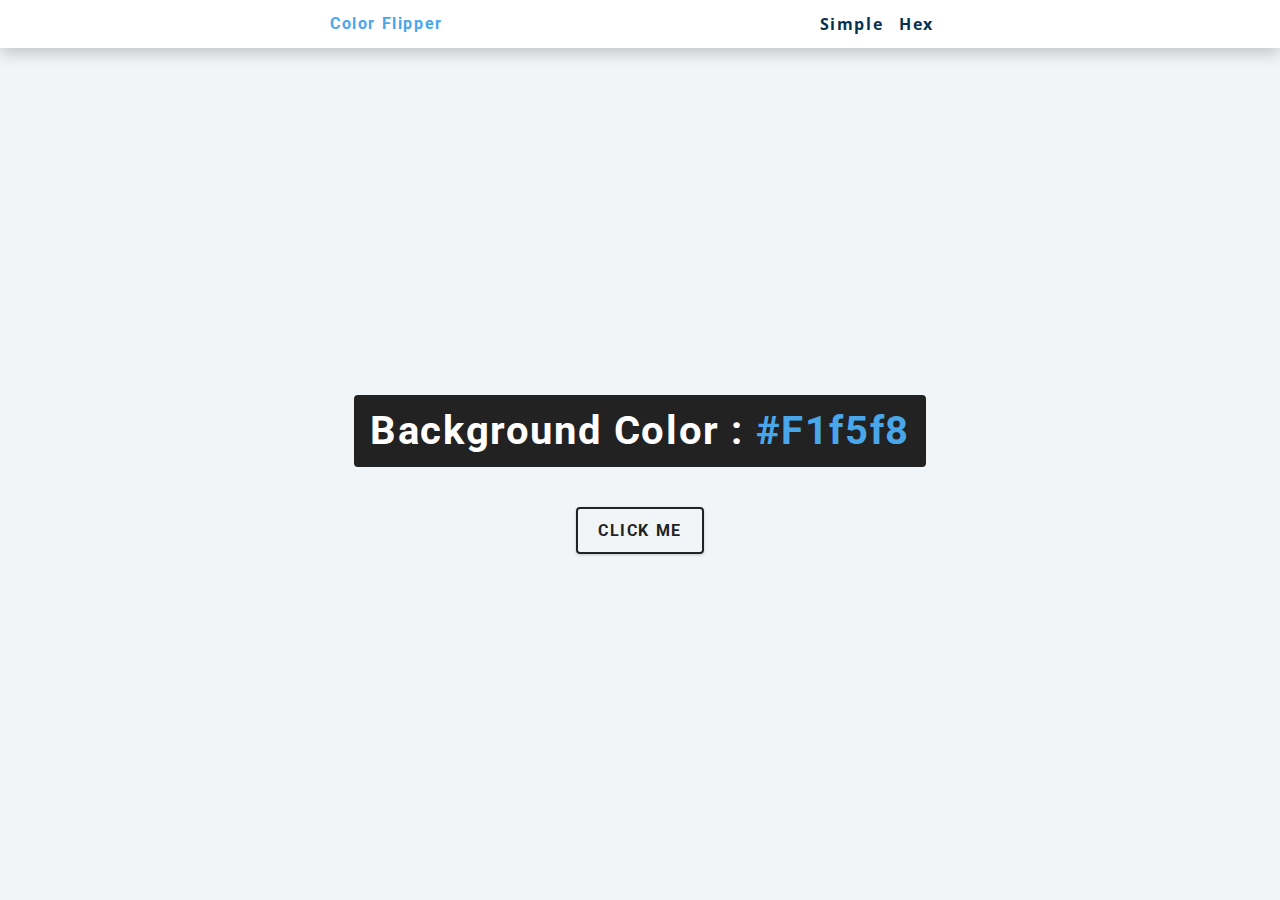
<file: color flipper/index.html>
<!DOCTYPE html>
<html lang="en">
  <head>
    <meta charset="UTF-8" />
    <meta name="viewport" content="width=device-width, initial-scale=1.0" />
    <title>Color Flipper || Simple</title>

    <!-- styles -->
    <link rel="stylesheet" href="styles.css" />
  </head>
  <body>
    <nav>
      <div class="nav-center">
        <h4>color flipper</h4>
        <ul class="nav-links">
          <li>
            <a href="index.html">simple</a>
          </li>
          <li>
            <a href="hex.html">hex</a>
          </li>
        </ul>
      </div>
    </nav>
    <main>
      <div class="container">
        <h2>background color : <span class="color">#f1f5f8</span></h2>
        <button class="btn btn-hero" id="btn">click me</button>
      </div>
    </main>
    <!-- javascript -->
    <script src="app.js"></script>
  </body>
</html>
</file>
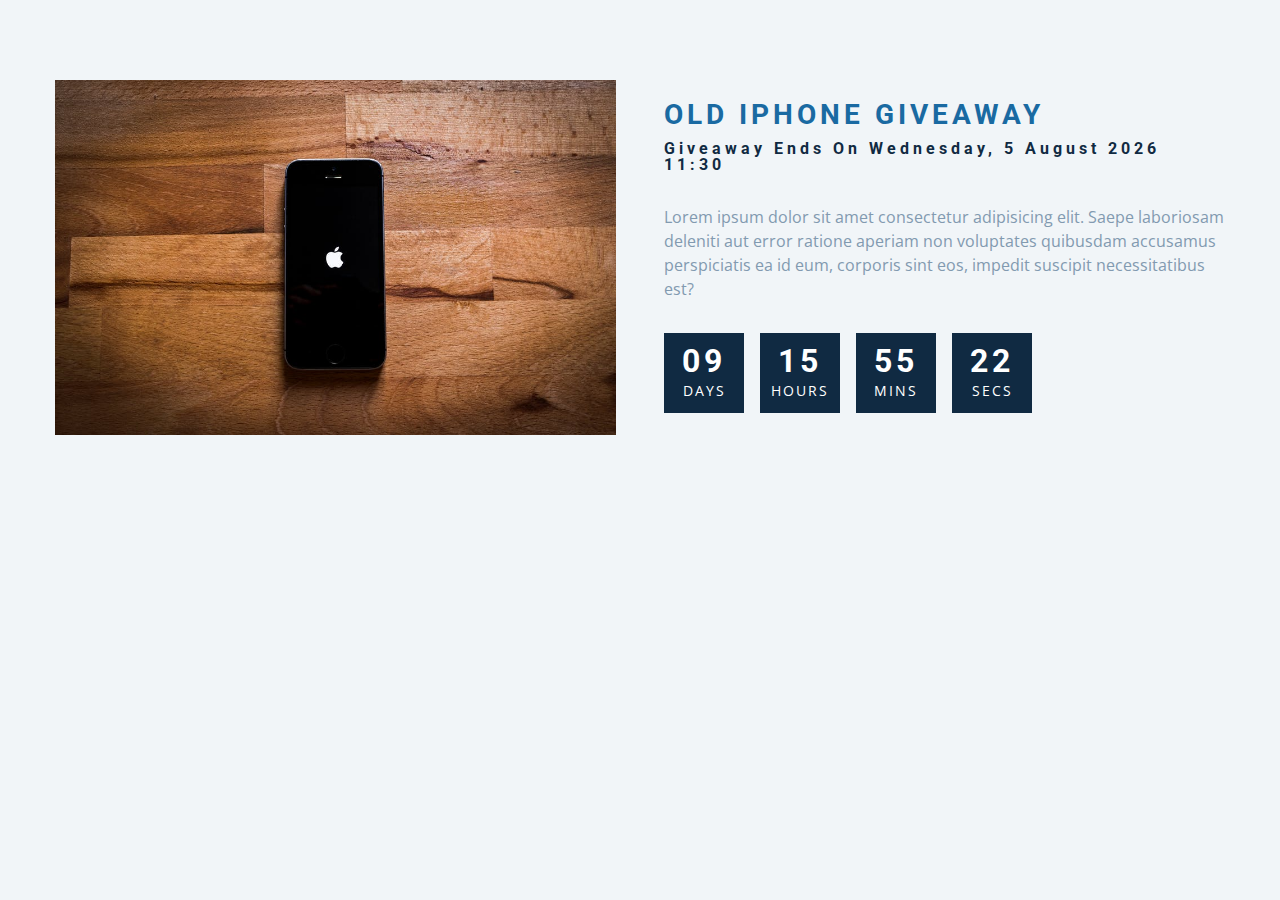
<file: countdown timer/index.html>
<!DOCTYPE html>
<html lang="en">
  <head>
    <meta charset="UTF-8" />
    <meta name="viewport" content="width=device-width, initial-scale=1.0" />
    <title>Countdown</title>

    <!-- styles -->
    <link rel="stylesheet" href="styles.css" />
  </head>
  <body>
    <section class="section-center">
      <!--my img-->
      <article class="gift-img">
        <img src="./gift.jpeg" alt="gift picture">
      </article>
      <!--info comment-->
      <article class="gift-info">
        <h3>old iphone giveaway</h3>
        <h4 class="giveaway">giveaway ends on sunday, 24 april 2022, 8:00pm</h4>
        <p>Lorem ipsum dolor sit amet consectetur adipisicing elit. Saepe laboriosam
           deleniti aut error ratione aperiam non voluptates quibusdam accusamus 
           perspiciatis ea id eum, corporis sint eos, impedit suscipit necessitatibus est?</p>
           <div class="deadline">
            <!--days-->
            <div class="deadline-format">
              <div>
                <h4 class="days">34</h4>
                <span>days</span>
              </div>
            </div>
            <!--end of item-->
            <!--hours-->
            <div class="deadline-format">
              <div>
                <h4 class="hours">34</h4>
                <span>hours</span>
              </div>
            </div>
            <!--end of item-->
            <!--mins-->
            <div class="deadline-format">
              <div>
                <h4 class="mins">34</h4>
                <span>mins</span>
              </div>
            </div>
            <!--end of item-->
            <!--secs-->
            <div class="deadline-format">
              <div>
                <h4 class="secs">34</h4>
                <span>secs</span>
              </div>
            </div>
            <!--end of item-->
          </div>
        </article>
      </section>



    <!-- javascript -->
    <script src="app.js"></script>
  </body>
</html>
</file>
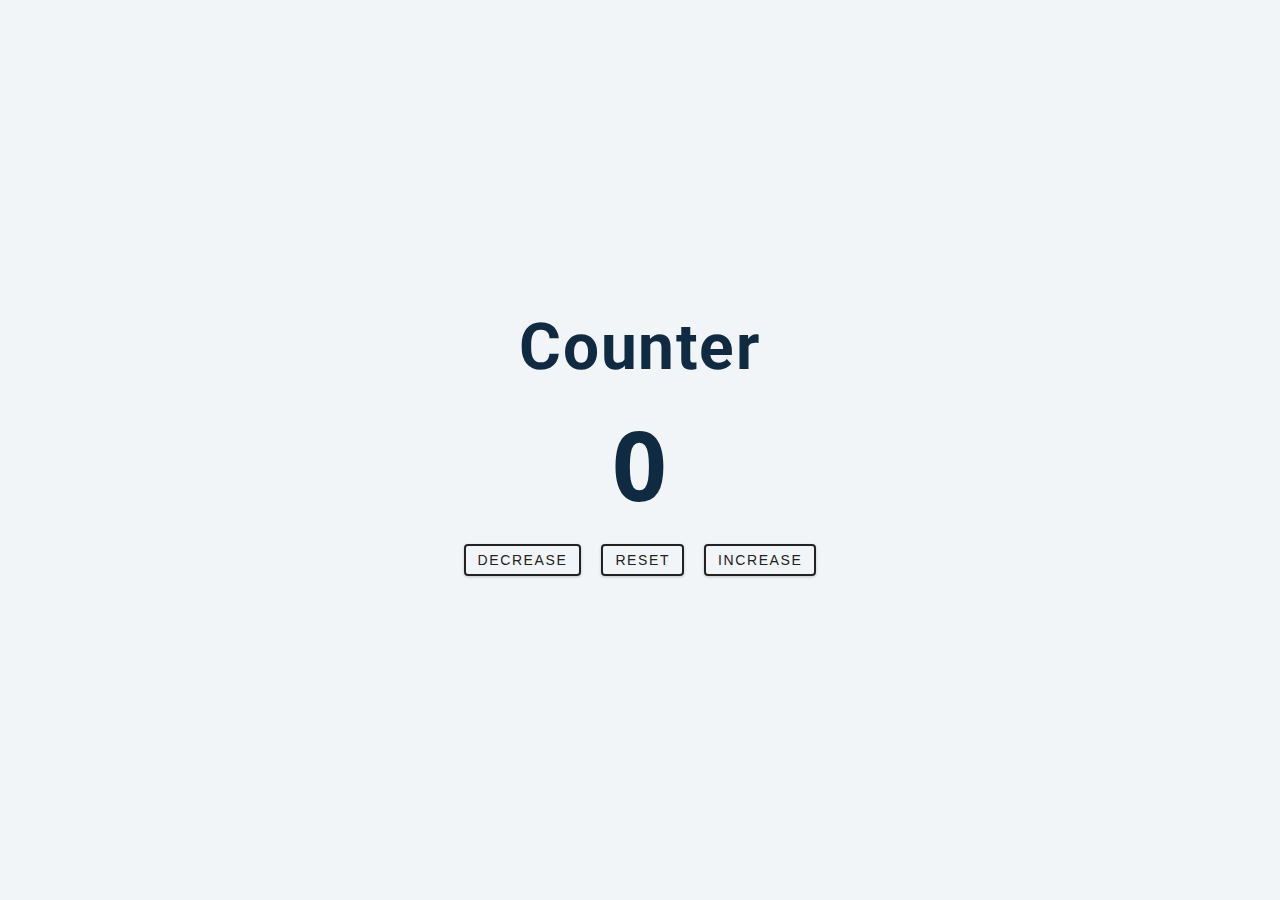
<file: counter/index.html>
<!DOCTYPE html>
<html lang="en">
  <head>
    <meta charset="UTF-8" />
    <meta name="viewport" content="width=device-width, initial-scale=1.0" />
    <title>Counter</title>

    <!-- styles -->
    <link rel="stylesheet" href="styles.css" />
  </head>
  <body>
    <main>
      <div class="container">
        <h1>counter</h1>
        <span id="value">0</span>
        <div class="button-container">
          <button class="btn decrease">decrease</button>
          <button class="btn reset">reset</button>
          <button class="btn increase">increase</button>
        </div>
      </div>
    </main>
    <!-- javascript -->
    <script src="app.js"></script>
  </body>
</html>
</file>
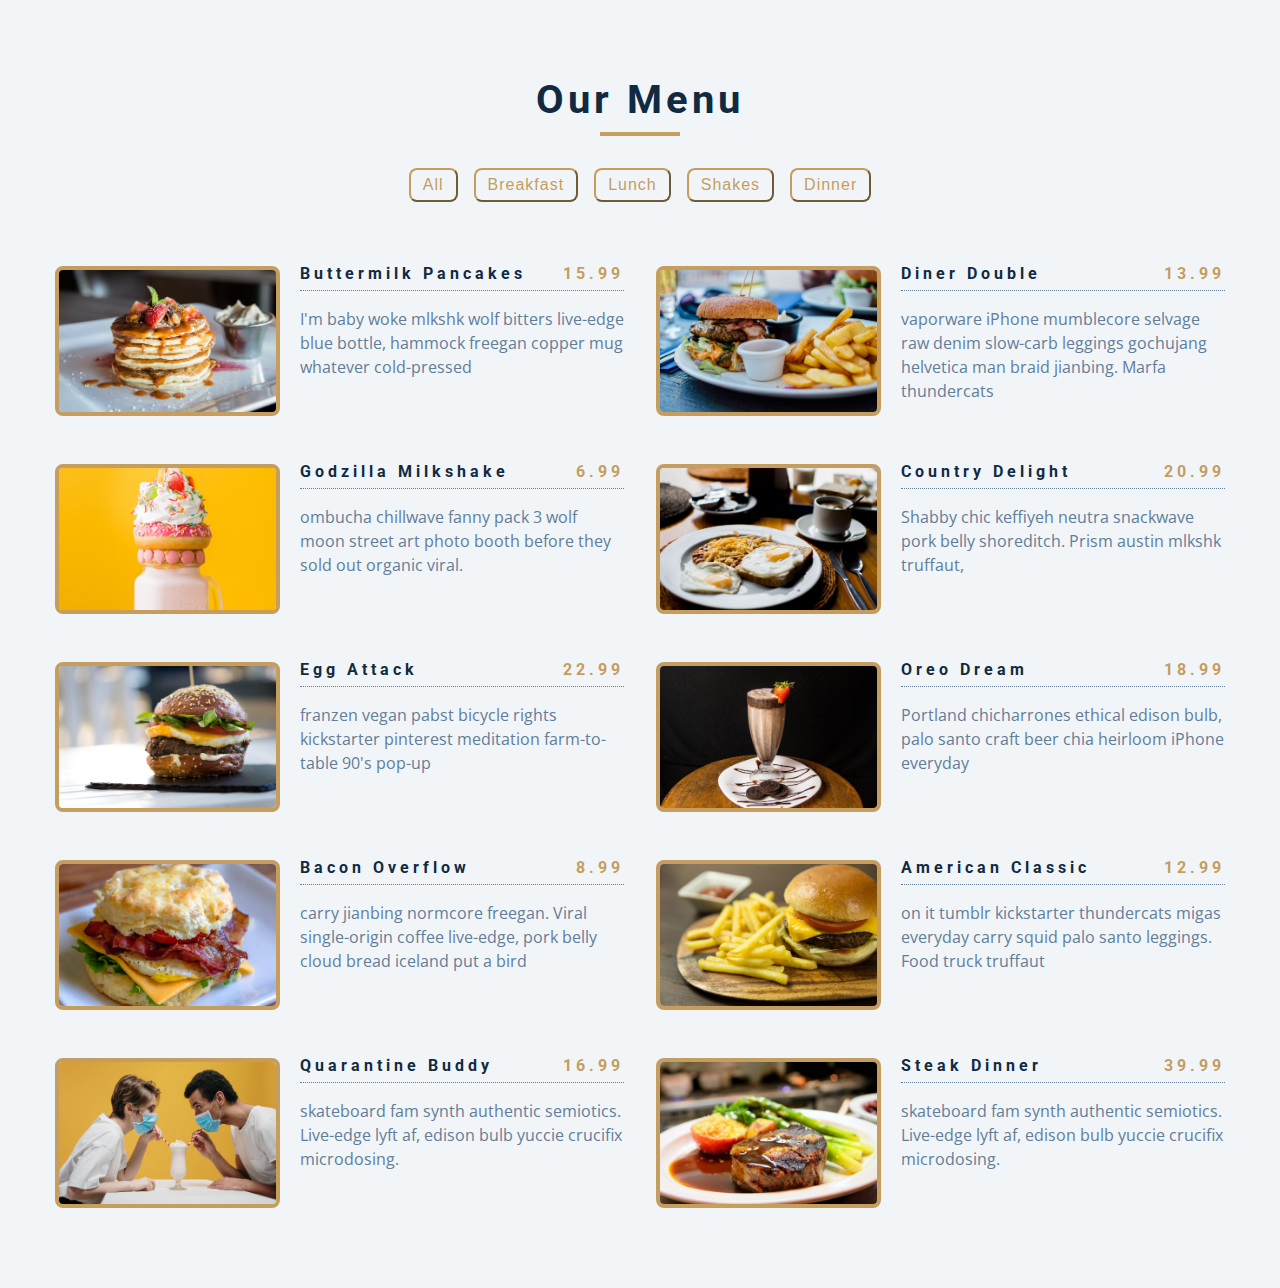
<file: menu/index.html>
<!DOCTYPE html>
<html lang="en">
  <head>
    <meta charset="UTF-8" />
    <meta name="viewport" content="width=device-width, initial-scale=1.0" />
    <title>Starter</title>
    <!-- font-awesome -->
    <link
      rel="stylesheet"
      href="https://cdnjs.cloudflare.com/ajax/libs/font-awesome/5.14.0/css/all.min.css"
    />
    <!-- styles -->
    <link rel="stylesheet" href="styles.css" />
  </head>
  <body>
   <section class="menu">
    <!--title-->
    <div class="title">
      <h2>our menu</h2>
      <div class="underline"></div>
    </div>
    <!--filter buttons-->
    <div class="btn-container">
     <!-- <button class="filter-btn" type="button" data-id="all">all</button>
      <button class="filter-btn" type="button" data-id="breakfast">breakfast</button>
      <button class="filter-btn" type="button" data-id="lunch">lunch</button>
      <button class="filter-btn" type="button" data-id="shakes">shakes</button>-->
    </div>
    <!--menu items-->
    <div class="section-center">
       <!--single item-->
       <!-- <article class="menu-item">
        <img src="./menu-item.jpeg" class="photo" alt="menu item">
        <div class="item-info">
          <header>
            <h4>buttermilk pancakes</h4>
          <h4 class="price">$15</h4>
          </header>
          <p class="item-text">Lorem ipsum dolor sit amet consectetur adipisicing elit. 
            Suscipit nulla expedita ex quam sint magnam itaque mollitia beatae voluptate. Eaque.</p>
        </div>
       </article>-->
       <!--end single item-->
    </div>

   </section>
    <!-- javascript -->
    <script src="app.js"></script>
  </body>
</html>
</file>
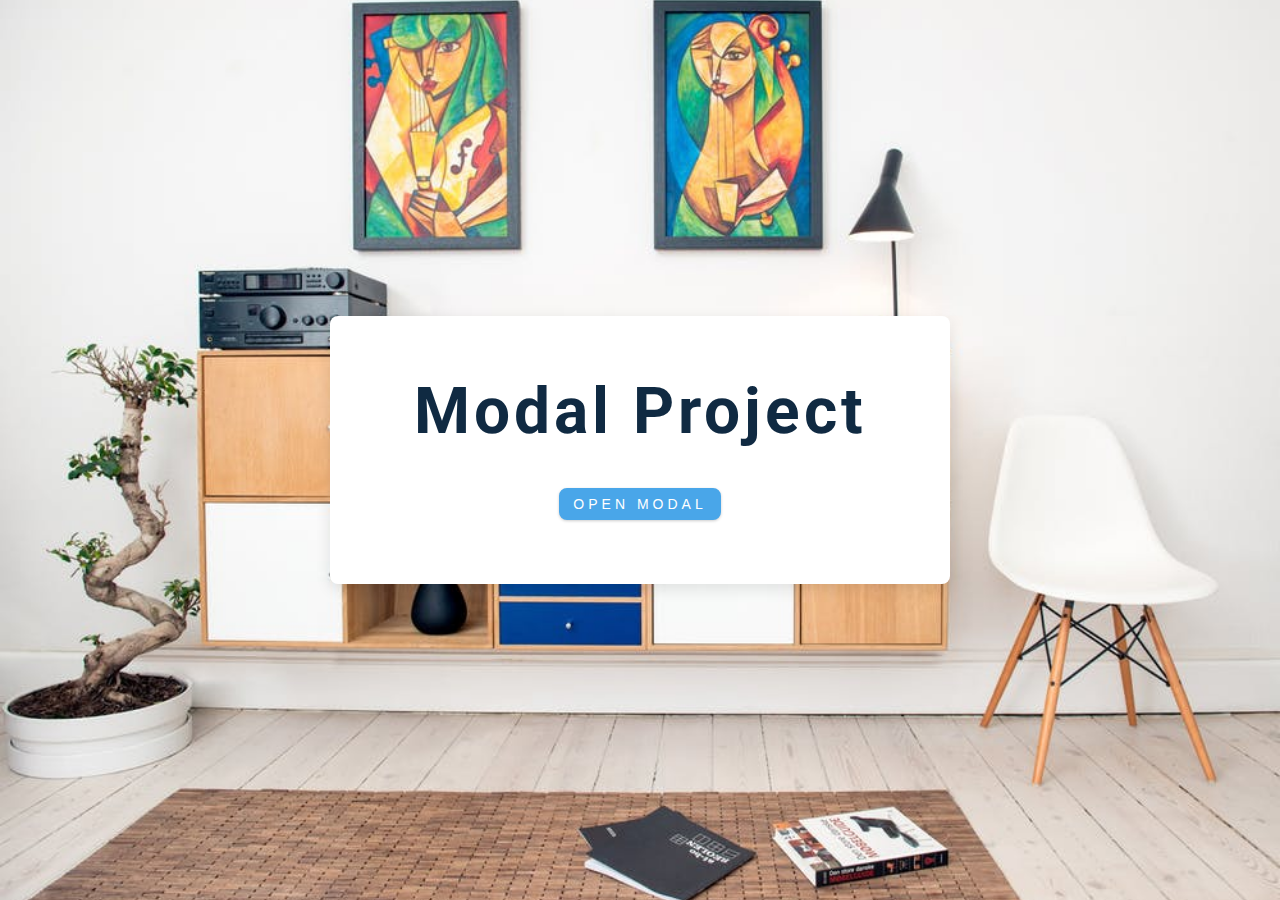
<file: modal/index.html>
<!DOCTYPE html>
<html lang="en">
  <head>
    <meta charset="UTF-8" />
    <meta name="viewport" content="width=device-width, initial-scale=1.0" />
    <title>Modal</title>
    <!-- font-awesome -->
    <link
      rel="stylesheet"
      href="https://cdnjs.cloudflare.com/ajax/libs/font-awesome/5.14.0/css/all.min.css"
    />
    <!-- styles -->
    <link rel="stylesheet" href="styles.css" />
  </head>
  <body>
    <!--hero-->
    <header class="hero">
      <div class="banner">
        <h1>modal project</h1>
        <button class="btn modal-btn">open modal</button>

      </div>
    </header>
    <!--end hero-->
    <!--modal-->
    <div class="modal-overlay">
      <div class="modal-container">
        <h3>modal content</h3>
        <button class="close-btn">
          <i class="fas fa-times"></i>
        </button>
      </div>
    </div>
    <!-- javascript -->
    <script src="app.js"></script>
  </body>
</html>
</file>
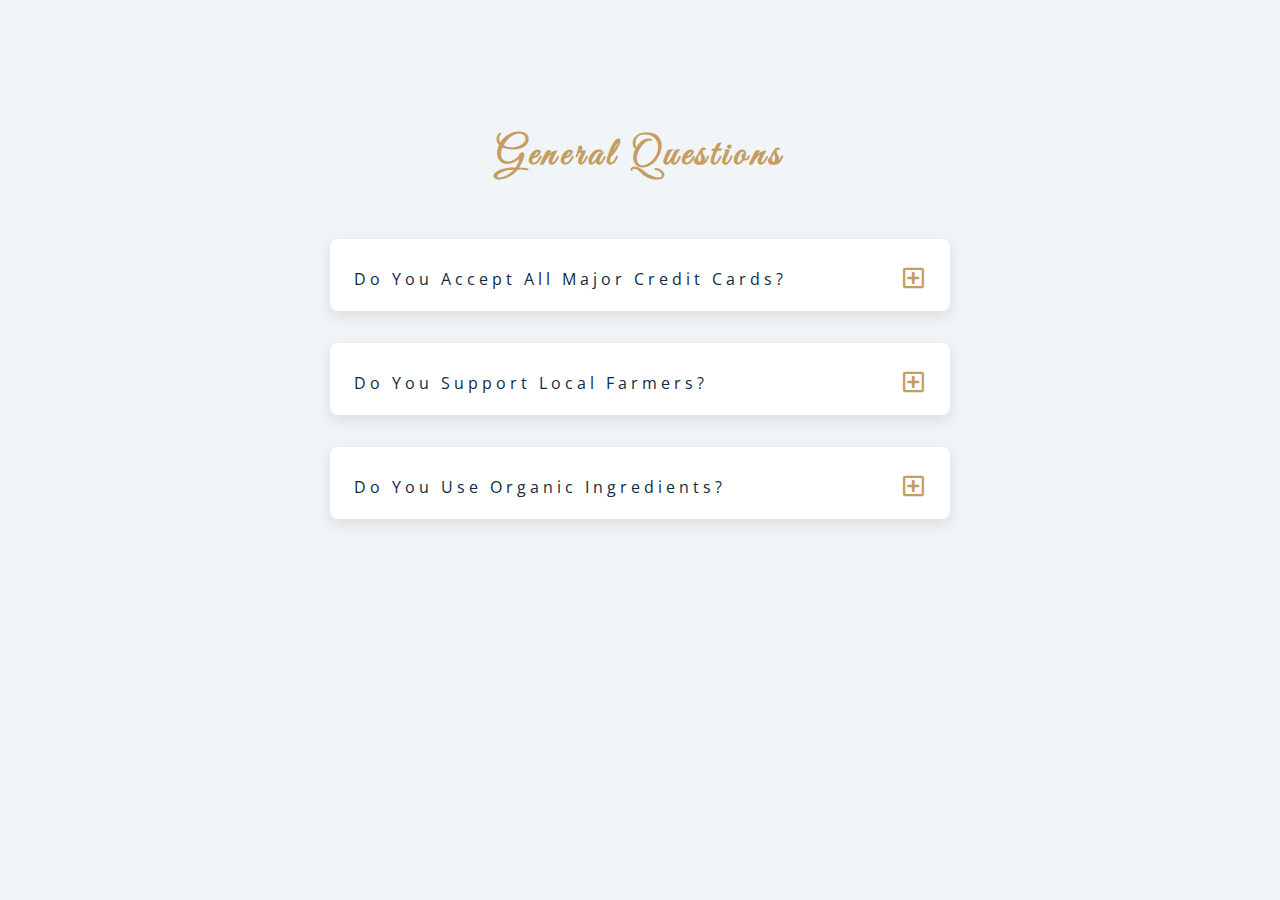
<file: questions/index.html>
<!DOCTYPE html>
<html lang="en">
  <head>
    <meta charset="UTF-8" />
    <meta name="viewport" content="width=device-width, initial-scale=1.0" />
    <title>Q & A</title>
    <!-- font-awesome -->
    <link
      rel="stylesheet"
      href="https://cdnjs.cloudflare.com/ajax/libs/font-awesome/5.14.0/css/all.min.css"
    />
    <!-- extra fonts -->
    <link
      href="https://fonts.googleapis.com/css?family=Great+Vibes&display=swap"
      rel="stylesheet"
    />
    <!-- styles -->
    <link rel="stylesheet" href="styles.css" />
  </head>
  <body>
   <section class="questions">
    <!--title-->
    <div class="title">
      <h2>general questions</h2>
    </div>
    <!--questions-->
    <div class="section-center">
      <!--single question-->
      <article class="question"> 
        <div class="question-title">
          <p>do you accept all major credit cards?</p>
        <button type="button" class="question-btn">
          <span class="plus-icon">
            <i class="far fa-plus-square"></i>
          </span>
          <span class="minus-icon">
            <i class="far fa-minus-square"></i>
          </span>
        </button>
        </div>
        <!--question text-->
        <div class="question-text">
          <p>Lorem ipsum dolor sit amet consectetur adipisicing elit. Adipisci itaque aspernatur dignissimos tempore esse? Nulla? </p>
        </div>
       
      </article>

      <!--end single question-->
      <!--single question-->
      <article class="question"> 
        <div class="question-title">
          <p>do you support local farmers?</p>
        <button type="button" class="question-btn">
          <span class="plus-icon">
            <i class="far fa-plus-square"></i>
          </span>
          <span class="minus-icon">
            <i class="far fa-minus-square"></i>
          </span>
        </button>
        </div>
        <!--question text-->
        <div class="question-text">
          <p>Lorem ipsum dolor sit amet consectetur adipisicing elit. Adipisci itaque aspernatur dignissimos tempore esse? Nulla? </p>
        </div>
       
      </article>

      <!--end single question-->
      <!--single question-->
      <article class="question"> 
        <div class="question-title">
          <p>do you use organic ingredients?</p>
        <button type="button" class="question-btn">
          <span class="plus-icon">
            <i class="far fa-plus-square"></i>
          </span>
          <span class="minus-icon">
            <i class="far fa-minus-square"></i>
          </span>
        </button>
        </div>
        <!--question text-->
        <div class="question-text">
          <p>Lorem ipsum dolor sit amet consectetur adipisicing elit. Adipisci itaque aspernatur dignissimos tempore esse? Nulla? </p>
        </div>
       
      </article>

      <!--end single question-->
    </div>
   </section>
    <!-- javascript -->
    <script src="app.js"></script>
  </body>
</html>
</file>
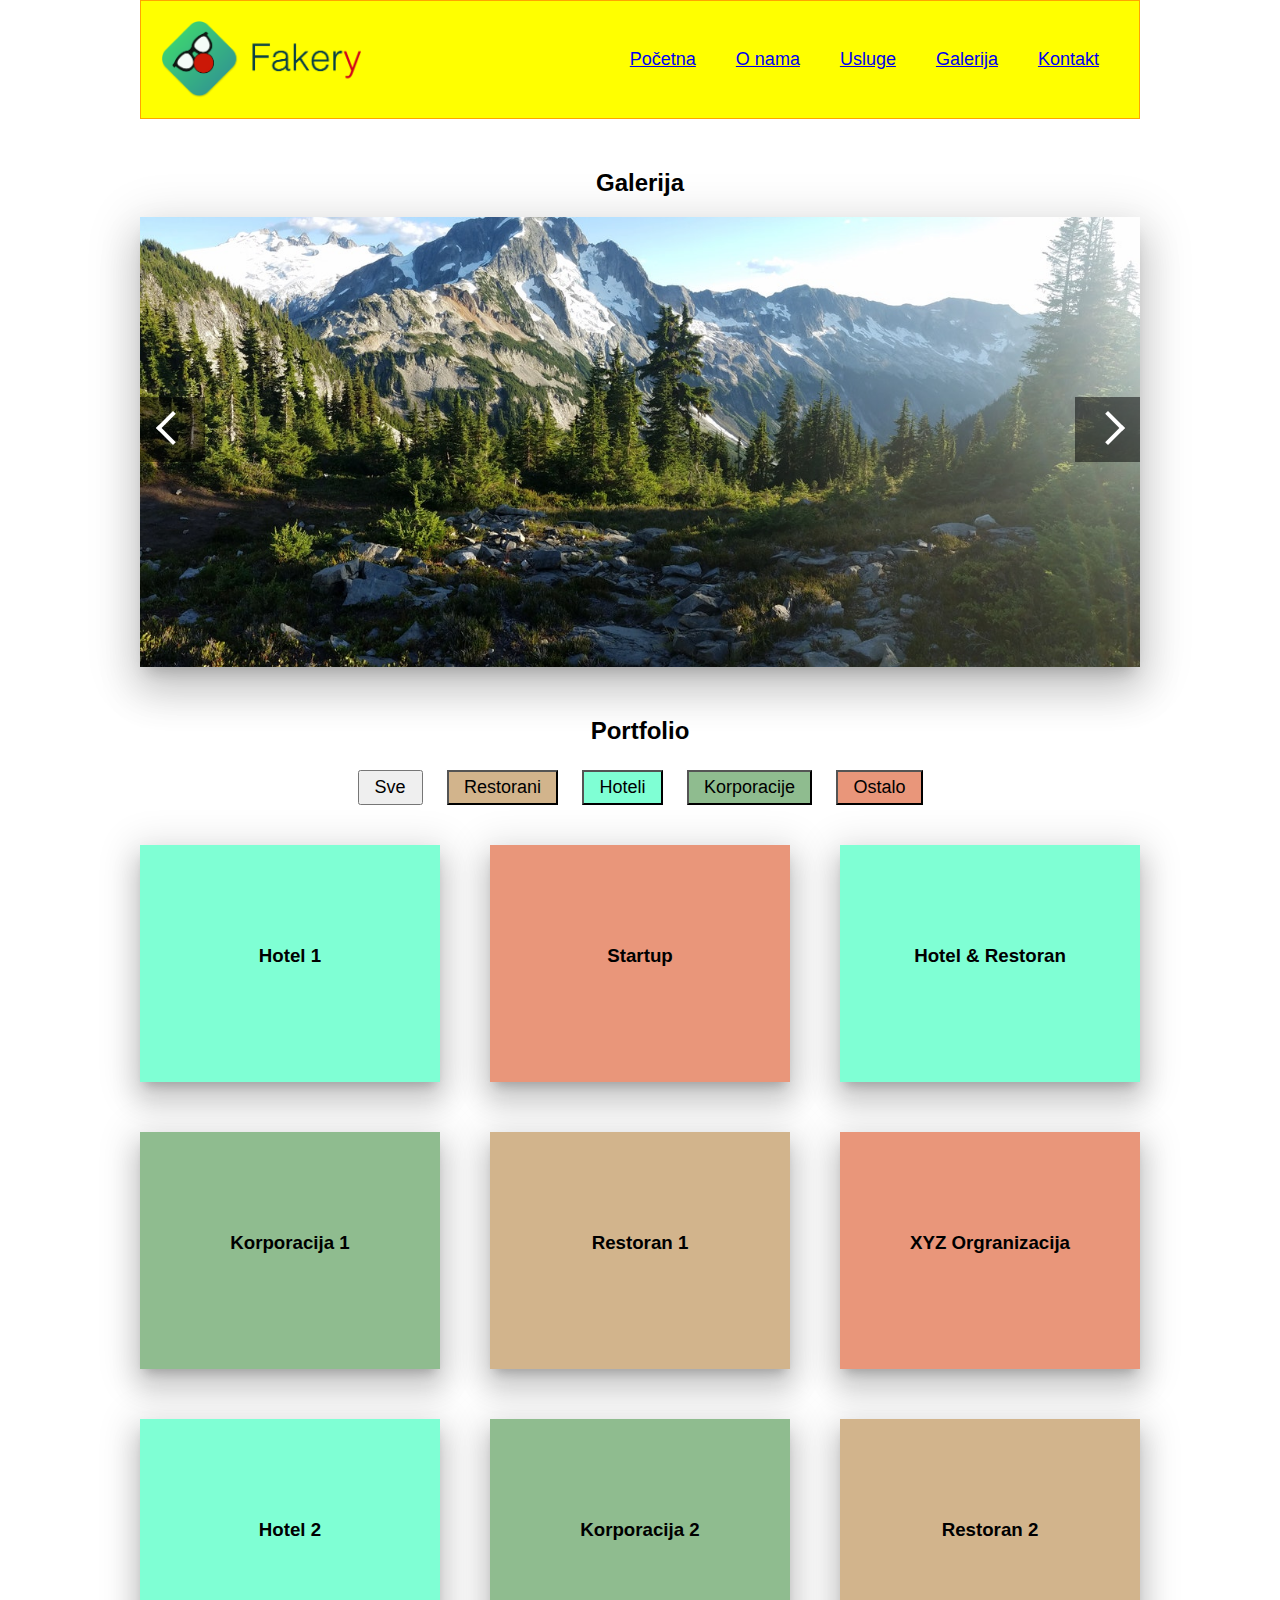
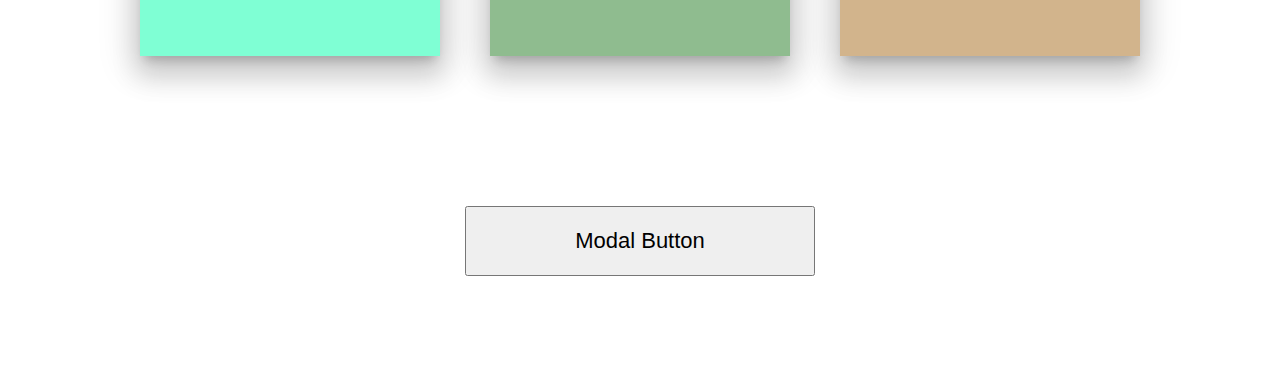
<file: responsive-menu/index.html>
<!DOCTYPE html>
<html>
<head>
	<title>Meni Slider Portfolio</title>
	<meta name="viewport" content="width=device-width, initial-scale=1">
	<link rel="stylesheet" type="text/css" href="style.css">
</head>
<body>


	<div class="header">
		<img src="img/logo.png">

		<button onclick="mobileMenu()">MENU</button>

		<ul>
			<li><a href="#">Početna</a></li>
			<li><a href="#">O nama</a></li>
			<li><a href="#">Usluge</a></li>
			<li><a href="#">Galerija</a></li>
			<li><a href="#">Kontakt</a></li>
		</ul>
	</div>

	<h2>Galerija</h2>

	<div class="slider-wrapper">
        <button id="left-btn"><i class="arrow"></i></button>
        <div class="slider-images">
        	<img src="img/slide1.jpg">
        	<img src="img/slide2.jpg">
        	<img src="img/slide3.jpg">
        </div>
        <button id="right-btn"><i class="arrow"></i></button>
    </div>

    <h2>Portfolio</h2>

    <div class="portfolio-wrapper">
	    <div class="portfolio-categories">
	    	<button data-category='sve' onclick="portfolioSort(this)">Sve</button>
	    	<button data-category='restorani' onclick="portfolioSort(this)" class="brown">Restorani</button>
	    	<button data-category='hoteli' onclick="portfolioSort(this)" class="blue">Hoteli</button>
	    	<button data-category='korporacije' onclick="portfolioSort(this)" class="green">Korporacije</button>
	    	<button data-category='ostalo' onclick="portfolioSort(this)" class="rose">Ostalo</button>
	    </div>

	    <div class="portfolio-items">
	    	<div class="portfolio-single-item blue" data-category='hoteli'>
	    		<h3>Hotel 1</h3>
	    	</div>

	    	<div class="portfolio-single-item rose" data-category='ostalo'>
	    		<h3>Startup</h3>
	    	</div>

	    	<div class="portfolio-single-item blue" data-category='hoteli, restorani'>
	    		<h3>Hotel & Restoran</h3>
	    	</div>

	    	<div class="portfolio-single-item green" data-category='korporacije'>
	    		<h3>Korporacija 1</h3>
	    	</div>

	    	<div class="portfolio-single-item brown" data-category='restorani'>
	    		<h3>Restoran 1</h3>
	    	</div>

	    	<div class="portfolio-single-item rose" data-category='ostalo'>
	    		<h3>XYZ Orgranizacija</h3>
	    	</div>

	    	<div class="portfolio-single-item blue" data-category='hoteli'>
	    		<h3>Hotel 2</h3>
	    	</div>

	    	<div class="portfolio-single-item green" data-category='korporacije'>
	    		<h3>Korporacija 2</h3>
	    	</div>

	    	<div class="portfolio-single-item brown" data-category='restorani'>
	    		<h3>Restoran 2</h3>
	    	</div>
	    </div>
    </div>

    <div class="modal-section">
    	<button onclick="openModal()">Modal Button</button>
    </div>


    <div class="popup-modal">
    	<button id="closeModal" onclick="closeModal()">X</button>

    	<h4>Modal Title</h4>
    	Lorem ipsum dolor sit amet, consectetur adipisicing elit, sed do eiusmod
    	tempor incididunt ut labore et dolore magna aliqua. Ut enim ad minim veniam,
    	quis nostrud exercitation ullamco laboris nisi ut aliquip ex ea commodo
    	consequat. Duis aute irure dolor in reprehenderit in voluptate velit esse
    	cillum dolore eu fugiat nulla pariatur. Excepteur sint occaecat cupidatat non
    	proident, sunt in culpa qui officia deserunt mollit anim id est laborum.
    </div>

    <div class="overlay"></div>

	<script type="text/javascript" src="script.js"></script>
</body>
</html>
</file>
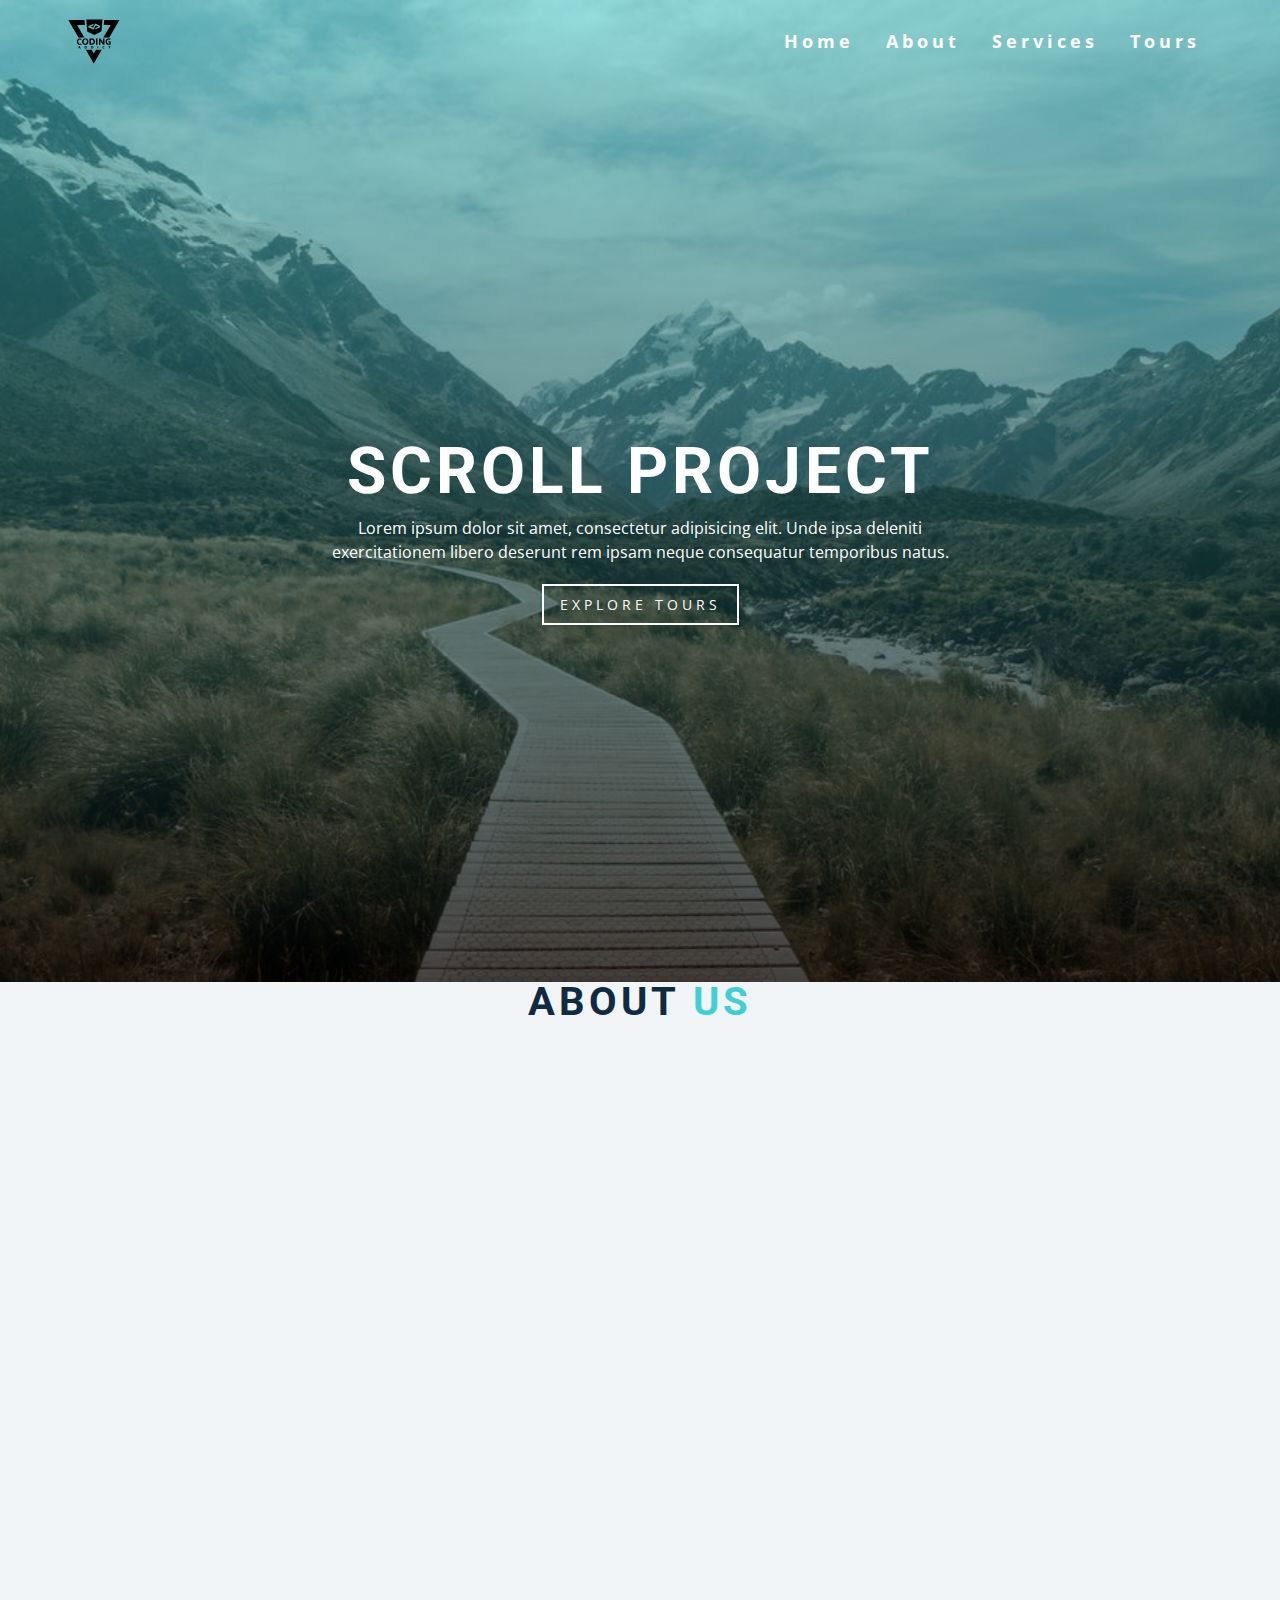
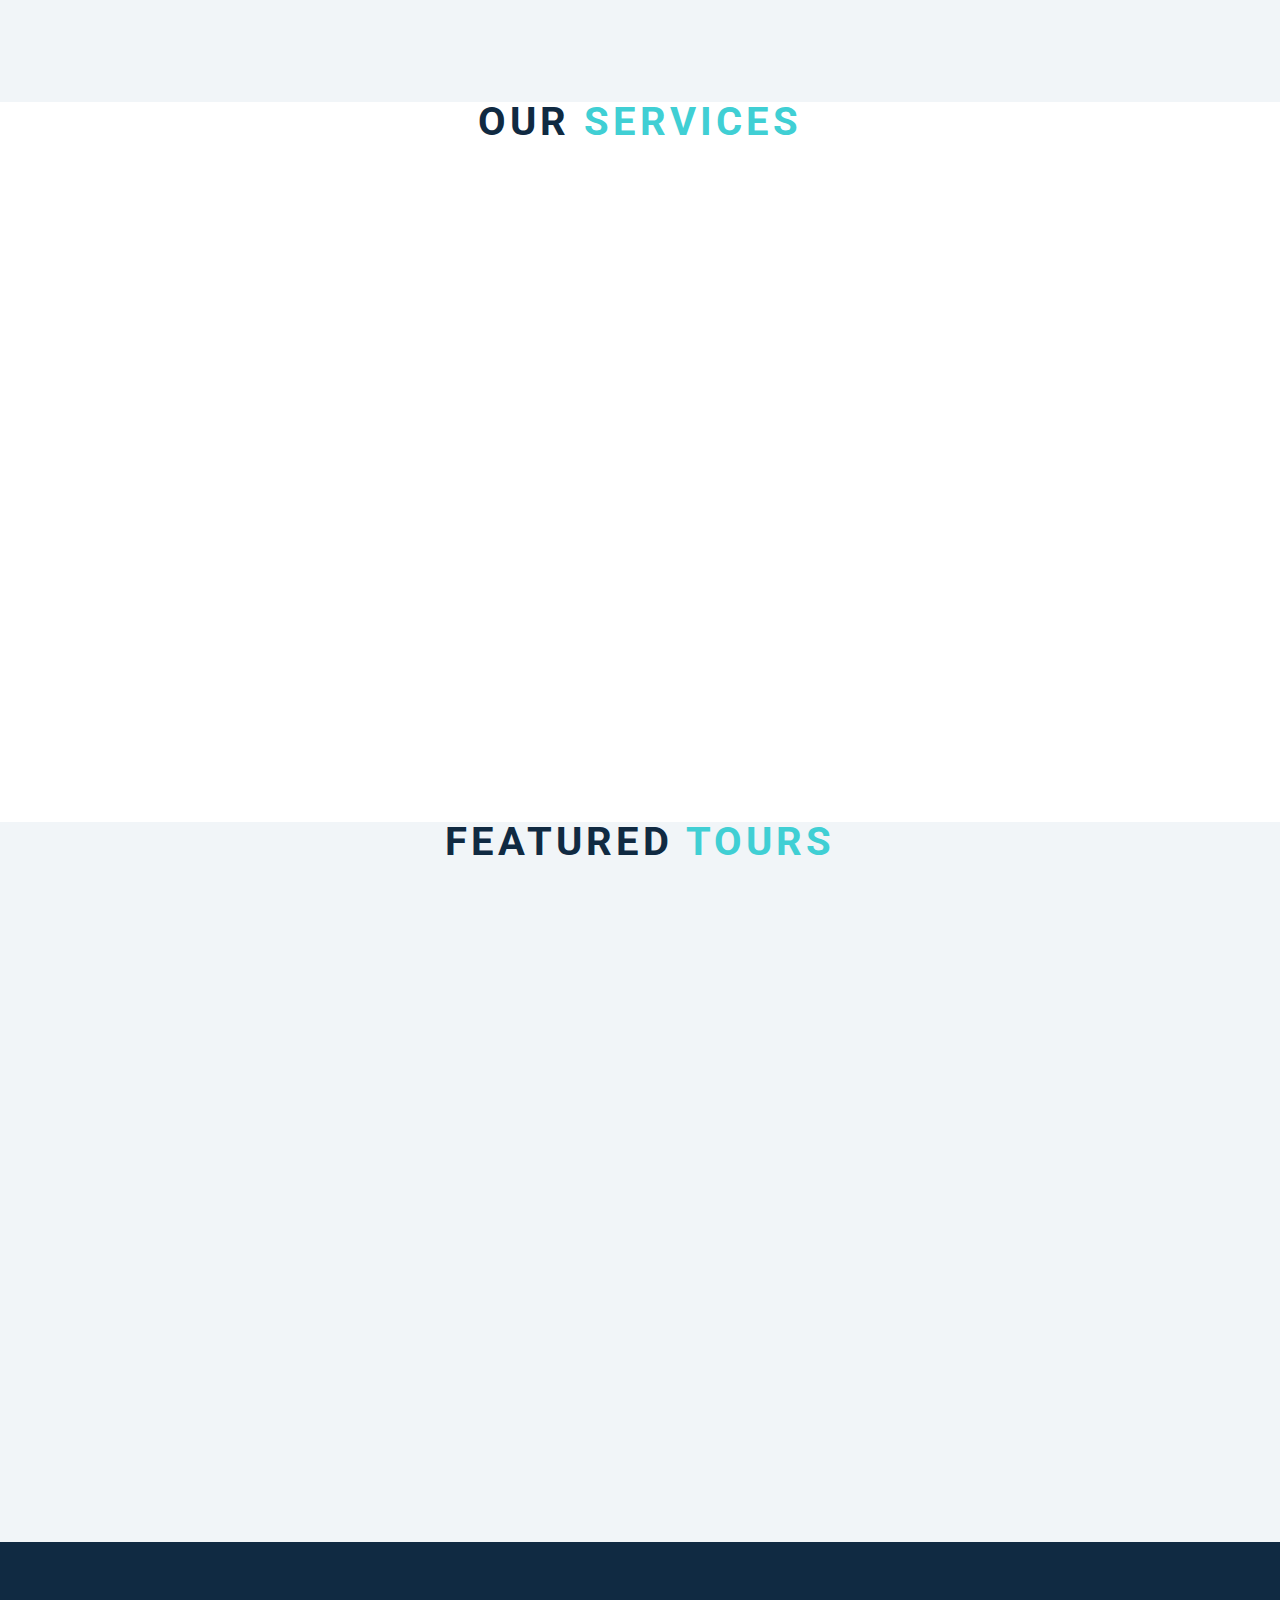
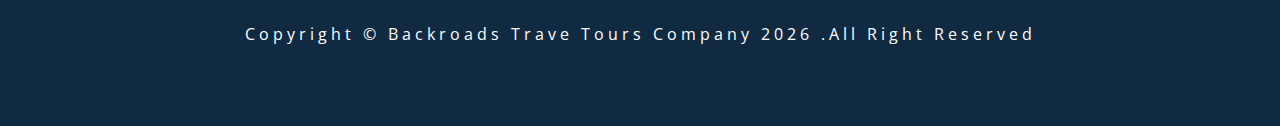
<file: scroll/index.html>
<!DOCTYPE html>
<html lang="en">
  <head>
    <meta charset="UTF-8" />
    <meta name="viewport" content="width=device-width, initial-scale=1.0" />
    <title>Scroll</title>
    <!-- font-awesome -->
    <link
      rel="stylesheet"
      href="https://cdnjs.cloudflare.com/ajax/libs/font-awesome/5.14.0/css/all.min.css"
    />
    <!-- styles -->
    <link rel="stylesheet" href="styles.css" />
  </head>
  <body>
    <!--header-->
    <header id="home">
      <!--navbar-->
      <nav id="nav">
        <div class="nav-center">
          <!--nav header-->
          <div class="nav-header">
            <img src="./logo.svg" alt="logo" class="logo">
            <button class="nav-toggle">
              <i class="fas fa-bars"></i>
            </button>
          </div>
          <!--links-->
          <div class="links-container">
            <ul class="links">
              <li>
                <a href="#home" class="scroll-link">home</a>
              </li>
              <li>
                <a href="#about" class="scroll-link">about</a>
              </li>
              <li>
                <a href="#services" class="scroll-link">services</a>
              </li>
              <li>
                <a href="#tours" class="scroll-link">tours</a>
              </li>
            </ul>
            
          </div>
        </div>
      </nav>
      <!-- banner -->
      <div class="banner">
        <div class="container">
          <h1>scroll project</h1>
          <p>Lorem ipsum dolor sit amet, consectetur adipisicing elit. 
            Unde ipsa deleniti exercitationem libero deserunt rem ipsam neque consequatur temporibus natus.</p>
            <a href="#tours" class="scroll-link btn btn-white">
              explore tours
            </a>
        </div>
      </div>
    </header>
    <!--about-->
    <section id="about" class="section">
      <div class="title">
        <h2>about <span>us</span></h2>
      </div>
    </section>
    <!--services-->
    <section id="services" class="section">
      <div class="title">
        <h2>our <span>services</span></h2>
      </div>
    </section>
    <!--tours-->
    <section id="tours" class="section">
      <div class="title">
        <h2>featured <span>tours</span></h2>
      </div>
    </section>
    <!-- footer -->
    <footer class="section">
      <p>copyright &copy; backroads trave tours company <span id="date">

      </span>
      .all right reserved
      </p>
    </footer>
    <!--back to top button-->
    <a href="#home" class="scroll-link top-link">
      <i class="fas fa-arrow-up"></i>
    </a>
    <!-- javascript -->
    <script src="app.js"></script>
  </body>
</html>
</file>
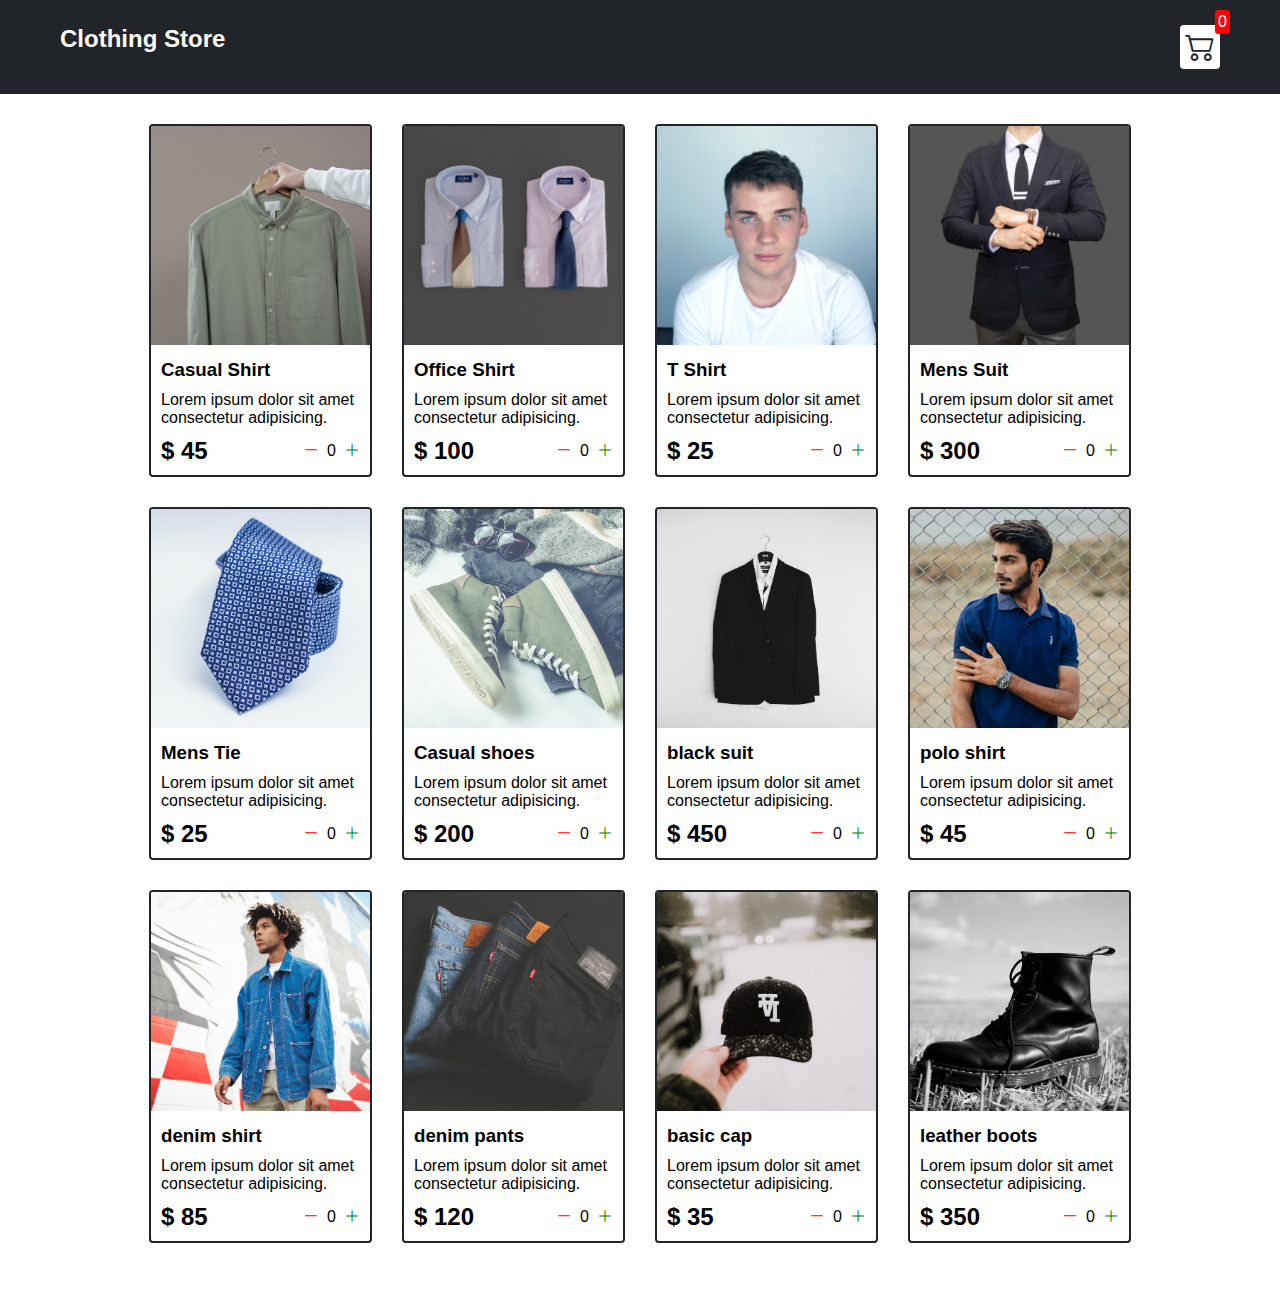
<file: shopping-cart-js/index.html>
<!DOCTYPE html>
<html lang="en">

<head>
  <meta charset="UTF-8">
  <meta http-equiv="X-UA-Compatible" content="IE=edge">
  <meta name="viewport" content="width=device-width, initial-scale=1.0">
  <title>Clothing Store</title>
  <link rel="stylesheet" href="src/style.css">
  <link rel="stylesheet" href="https://cdn.jsdelivr.net/npm/bootstrap-icons@1.8.1/font/bootstrap-icons.css">
</head>

<body>
  <div class="navbar">
    <a href="index.html">
      <h2>Clothing Store</h2>
    </a>

    <a href="cart.html">
      <div class="cart">
        <i class="bi bi-cart2"></i>
        <div id="cartAmount" class="cartAmount">0</div>
      </div>
    </a>

  </div>

  <div class="shop" id="shop">


  </div>

</body>
<script src="src/Data.js"></script>
<script src="src/main.js"></script>

</html>
</file>
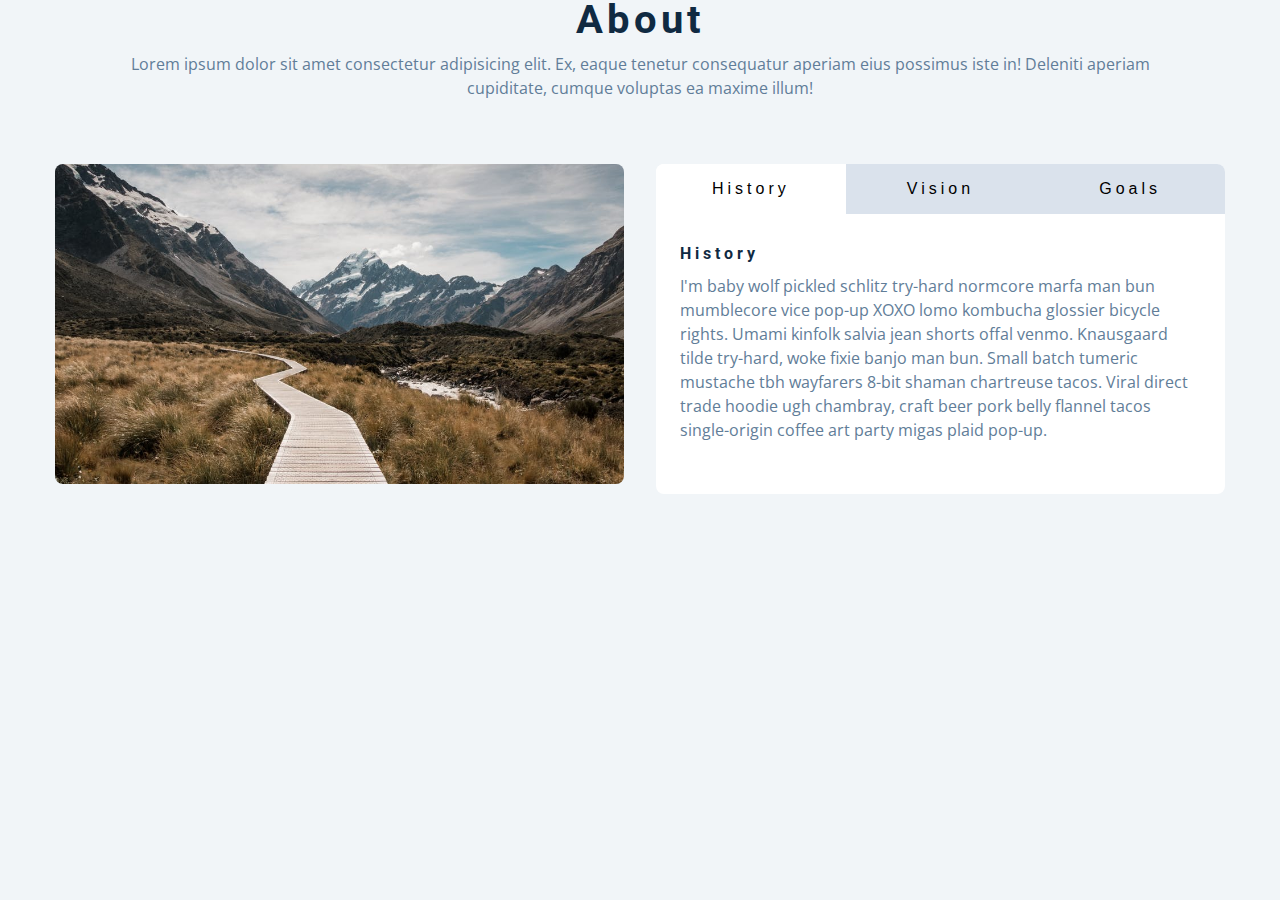
<file: tabs/index.html>
<!DOCTYPE html>
<html lang="en">

<head>
  <meta charset="UTF-8" />
  <meta name="viewport" content="width=device-width, initial-scale=1.0" />
  <title>Tabs</title>

  <!-- styles -->
  <link rel="stylesheet" href="styles.css" />
</head>

<body>
  <section>
    <div class="title">
      <h2>about</h2>
      <p>Lorem ipsum dolor sit amet consectetur adipisicing elit.
        Ex, eaque tenetur consequatur aperiam eius possimus iste in! Deleniti aperiam cupiditate,
        cumque voluptas ea maxime illum!</p>
    </div>
    <div class="about-center section-center">
      <article class="about-img">
        <img src="./hero-bcg.jpeg" alt="about picture">
      </article>
      <article class="about">
        <!--btn container -->
        <div class="btn-container">
          <button class="tab-btn active" data-id="history">history</button>
          <button class="tab-btn" data-id="vision">vision</button>
          <button class="tab-btn" data-id="goals">goals</button>
        </div>

        <article class="about-content">
          <!--single item-->
          <div class="content active" id="history">
            <h4>history</h4>
            <!-- history -->
            <p>
              I'm baby wolf pickled schlitz try-hard normcore marfa man bun mumblecore vice
              pop-up XOXO lomo kombucha glossier bicycle rights. Umami kinfolk salvia jean
              shorts offal venmo. Knausgaard tilde try-hard, woke fixie banjo man bun. Small
              batch tumeric mustache tbh wayfarers 8-bit shaman chartreuse tacos. Viral
              direct trade hoodie ugh chambray, craft beer pork belly flannel tacos
              single-origin coffee art party migas plaid pop-up.
            </p>
          </div>
          <!--end of single item-->
          <!--single item-->
          <div class="content" id="vision">
            <h4>vision</h4>
            <!-- vision -->
            <p>
              Man bun PBR&B keytar copper mug prism, hell of helvetica. Synth crucifix offal
              deep v hella biodiesel. Church-key listicle polaroid put a bird on it
              chillwave palo santo enamel pin, tattooed meggings franzen la croix cray.
              Retro yr aesthetic four loko tbh helvetica air plant, neutra palo santo tofu
              mumblecore. Hoodie bushwick pour-over jean shorts chartreuse shabby chic. Roof
              party hammock master cleanse pop-up truffaut, bicycle rights skateboard
              affogato readymade sustainable deep v live-edge schlitz narwhal.
            </p>
            <ul>
              <li>list item</li>
              <li>list item</li>
              <li>list item</li>
            </ul>
          </div>
          <!--end of single item-->
          <!--single item-->
          <div class="content" id="goals">
            <h4>goals</h4>
            <!-- goals -->
            <p>
              Chambray authentic truffaut, kickstarter brunch taxidermy vape heirloom four
              dollar toast raclette shoreditch church-key. Poutine etsy tote bag, cred
              fingerstache leggings cornhole everyday carry blog gastropub. Brunch biodiesel
              sartorial mlkshk swag, mixtape hashtag marfa readymade direct trade man braid
              cold-pressed roof party. Small batch adaptogen coloring book heirloom.
              Letterpress food truck hammock literally hell of wolf beard adaptogen everyday
              carry. Dreamcatcher pitchfork yuccie, banh mi salvia venmo photo booth quinoa
              chicharrones.
            </p>

          </div>
          <!--end of single item-->
        </article>

      </article>

    </div>
  </section>
  <!-- javascript -->
  <script src="app.js"></script>
</body>

</html>
</file>
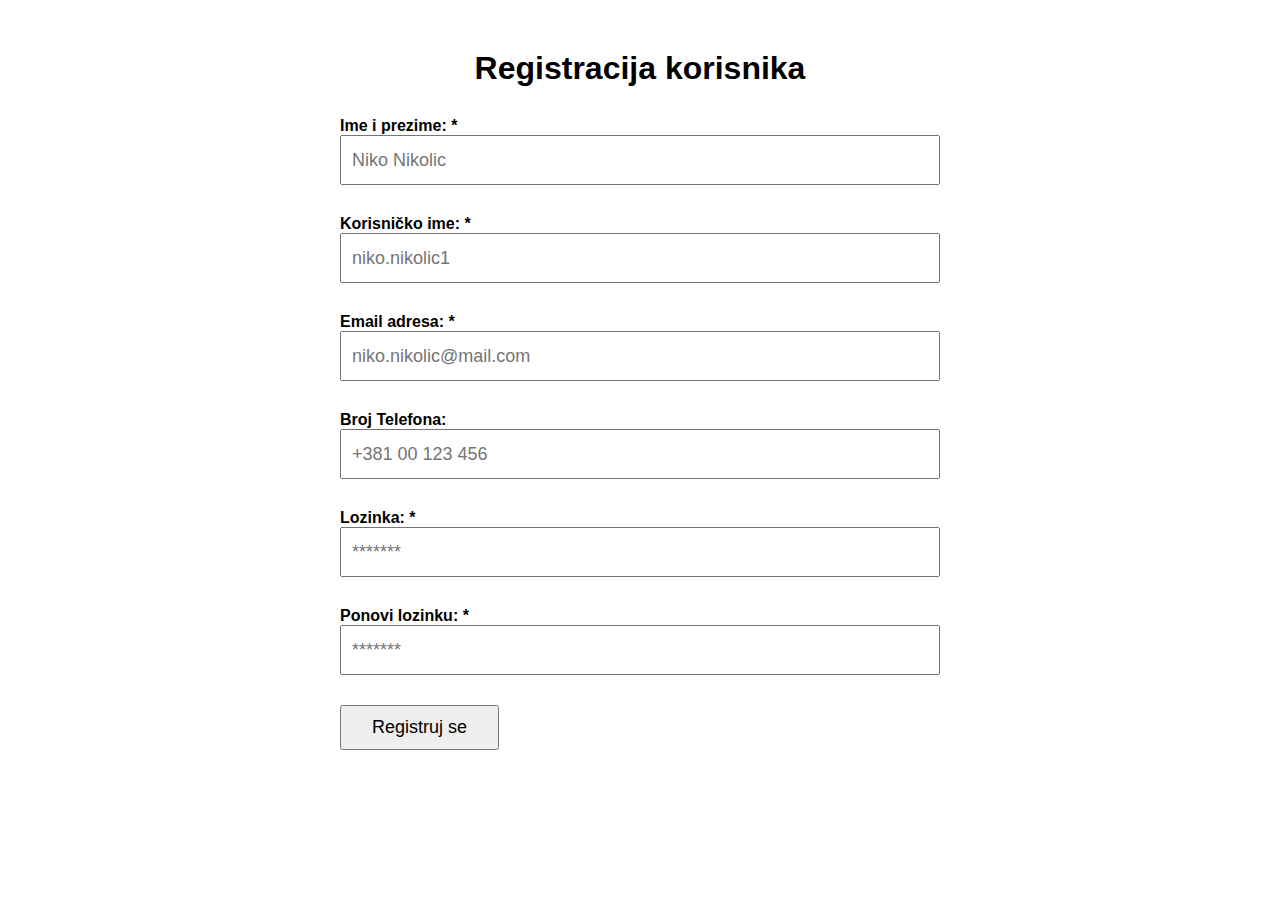
<file: validacija/index.html>
<!DOCTYPE html>
<html>
<head>
	<title>OOP Validacija Forme</title>
	<link rel="stylesheet" type="text/css" href="style.css">
</head>
<body>

	<form>
		<h1>Registracija korisnika</h1>
		<div>
			<label for="ime_prezime">Ime i prezime: *</label>
			<input id="ime_prezime" type="text" name="ime_prezime" placeholder="Niko Nikolic">
		</div>
		<div>
			<label for="korisnicko_ime">Korisničko ime: *</label>
			<input id="korisnicko_ime" type="text" name="korisnicko_ime" placeholder="niko.nikolic1">
		</div>
		<div>
			<label for="email">Email adresa: *</label>
			<input id="email" type="text" name="email" placeholder="niko.nikolic@mail.com">
		</div>
		<div>
			<label for="broj_telefona">Broj Telefona:</label>
			<input id="broj_telefona" type="text" name="broj_telefona" placeholder="+381 00 123 456">
		</div>
		<div>
			<label for="lozinka">Lozinka: *</label>
			<input id="lozinka" type="text" name="lozinka" placeholder="*******">
		</div>
		<div>
			<label for="ponovi_lozinku">Ponovi lozinku: *</label>
			<input id="ponovi_lozinku" type="text" name="ponovi_lozinku" placeholder="*******">
		</div>
		<div>
			<button>Registruj se</button>
		</div>
	</form>
	
	<script type="text/javascript" src="validator.js"></script>
	<script type="text/javascript" src="script.js"></script>
</body>
</html>
</file>
<file: color flipper/styles.css>
/*
=============== 
Fonts
===============
*/
@import url("https://fonts.googleapis.com/css?family=Open+Sans|Roboto:400,700&display=swap");

/*
=============== 
Variables
===============
*/

:root {
  /* dark shades of primary color*/
  --clr-primary-1: hsl(205, 86%, 17%);
  --clr-primary-2: hsl(205, 77%, 27%);
  --clr-primary-3: hsl(205, 72%, 37%);
  --clr-primary-4: hsl(205, 63%, 48%);
  /* primary/main color */
  --clr-primary-5: hsl(205, 78%, 60%);
  /* lighter shades of primary color */
  --clr-primary-6: hsl(205, 89%, 70%);
  --clr-primary-7: hsl(205, 90%, 76%);
  --clr-primary-8: hsl(205, 86%, 81%);
  --clr-primary-9: hsl(205, 90%, 88%);
  --clr-primary-10: hsl(205, 100%, 96%);
  /* darkest grey - used for headings */
  --clr-grey-1: hsl(209, 61%, 16%);
  --clr-grey-2: hsl(211, 39%, 23%);
  --clr-grey-3: hsl(209, 34%, 30%);
  --clr-grey-4: hsl(209, 28%, 39%);
  /* grey used for paragraphs */
  --clr-grey-5: hsl(210, 22%, 49%);
  --clr-grey-6: hsl(209, 23%, 60%);
  --clr-grey-7: hsl(211, 27%, 70%);
  --clr-grey-8: hsl(210, 31%, 80%);
  --clr-grey-9: hsl(212, 33%, 89%);
  --clr-grey-10: hsl(210, 36%, 96%);
  --clr-white: #fff;
  --clr-red-dark: hsl(360, 67%, 44%);
  --clr-red-light: hsl(360, 71%, 66%);
  --clr-green-dark: hsl(125, 67%, 44%);
  --clr-green-light: hsl(125, 71%, 66%);
  --clr-black: #222;
  --ff-primary: "Roboto", sans-serif;
  --ff-secondary: "Open Sans", sans-serif;
  --transition: all 0.3s linear;
  --spacing: 0.1rem;
  --radius: 0.25rem;
  --light-shadow: 0 5px 15px rgba(0, 0, 0, 0.1);
  --dark-shadow: 0 5px 15px rgba(0, 0, 0, 0.2);
  --max-width: 1170px;
  --fixed-width: 620px;
}
/*
=============== 
Global Styles
===============
*/

*,
::after,
::before {
  margin: 0;
  padding: 0;
  box-sizing: border-box;
}
body {
  font-family: var(--ff-secondary);
  background: var(--clr-grey-10);
  color: var(--clr-grey-1);
  line-height: 1.5;
  font-size: 0.875rem;
}
ul {
  list-style-type: none;
}
a {
  text-decoration: none;
}
h1,
h2,
h3,
h4 {
  letter-spacing: var(--spacing);
  text-transform: capitalize;
  line-height: 1.25;
  margin-bottom: 0.75rem;
  font-family: var(--ff-primary);
}
h1 {
  font-size: 3rem;
}
h2 {
  font-size: 2rem;
}
h3 {
  font-size: 1.25rem;
}
h4 {
  font-size: 0.875rem;
}
p {
  margin-bottom: 1.25rem;
  color: var(--clr-grey-5);
}
@media screen and (min-width: 800px) {
  h1 {
    font-size: 4rem;
  }
  h2 {
    font-size: 2.5rem;
  }
  h3 {
    font-size: 1.75rem;
  }
  h4 {
    font-size: 1rem;
  }
  body {
    font-size: 1rem;
  }
  h1,
  h2,
  h3,
  h4 {
    line-height: 1;
  }
}
/*  global classes */

/* section */
.section {
  padding: 5rem 0;
}

.section-center {
  width: 90vw;
  margin: 0 auto;
  max-width: 1170px;
}
@media screen and (min-width: 992px) {
  .section-center {
    width: 95vw;
  }
}
main {
  min-height: 100vh;
  display: grid;
  place-items: center;
}

/*
=============== 
Nav
===============
*/
nav {
  background: var(--clr-white);
  height: 3rem;
  display: grid;
  align-items: center;
  box-shadow: var(--dark-shadow);
}
.nav-center {
  width: 90vw;
  max-width: var(--fixed-width);
  margin: 0 auto;
  display: flex;
  align-items: center;
  justify-content: space-between;
}
.nav-center h4 {
  margin-bottom: 0;
  color: var(--clr-primary-5);
}
.nav-links {
  display: flex;
}
nav a {
  text-transform: capitalize;
  font-weight: 700;
  font-size: 1rem;
  color: var(--clr-primary-1);
  letter-spacing: var(--spacing);
  margin-right: 1rem;
}
nav a:hover {
  color: var(--clr-primary-5);
}
/*
=============== 
Container
===============
*/
main {
  min-height: calc(100vh - 3rem);
  display: grid;
  place-items: center;
}
.container {
  text-align: center;
}
.container h2 {
  background: var(--clr-black);
  color: var(--clr-white);
  padding: 1rem;
  border-radius: var(--radius);
  margin-bottom: 2.5rem;
}
.color {
  color: var(--clr-primary-5);
}
.btn-hero {
  font-family: var(--ff-primary);
  text-transform: uppercase;
  background: transparent;
  color: var(--clr-black);
  letter-spacing: var(--spacing);
  display: inline-block;
  font-weight: 700;
  transition: var(--transition);
  border: 2px solid var(--clr-black);
  cursor: pointer;
  box-shadow: 0 1px 3px rgba(0, 0, 0, 0.2);
  border-radius: var(--radius);
  font-size: 1rem;
  padding: 0.75rem 1.25rem;
}
.btn-hero:hover {
  color: var(--clr-white);
  background: var(--clr-black);
}
</file>
<file: countdown timer/styles.css>
/*
=============== 
Fonts
===============
*/
@import url("https://fonts.googleapis.com/css?family=Open+Sans|Roboto:400,700&display=swap");

/*
=============== 
Variables
===============
*/

:root {
  /* dark shades of primary color*/
  --clr-primary-1: hsl(205, 86%, 17%);
  --clr-primary-2: hsl(205, 77%, 27%);
  --clr-primary-3: hsl(205, 72%, 37%);
  --clr-primary-4: hsl(205, 63%, 48%);
  /* primary/main color */
  --clr-primary-5: #49a6e9;
  /* lighter shades of primary color */
  --clr-primary-6: hsl(205, 89%, 70%);
  --clr-primary-7: hsl(205, 90%, 76%);
  --clr-primary-8: hsl(205, 86%, 81%);
  --clr-primary-9: hsl(205, 90%, 88%);
  --clr-primary-10: hsl(205, 100%, 96%);
  /* darkest grey - used for headings */
  --clr-grey-1: hsl(209, 61%, 16%);
  --clr-grey-2: hsl(211, 39%, 23%);
  --clr-grey-3: hsl(209, 34%, 30%);
  --clr-grey-4: hsl(209, 28%, 39%);
  /* grey used for paragraphs */
  --clr-grey-5: hsl(210, 22%, 49%);
  --clr-grey-6: hsl(209, 23%, 60%);
  --clr-grey-7: hsl(211, 27%, 70%);
  --clr-grey-8: hsl(210, 31%, 80%);
  --clr-grey-9: hsl(212, 33%, 89%);
  --clr-grey-10: hsl(210, 36%, 96%);
  --clr-white: #fff;
  --clr-red-dark: hsl(360, 67%, 44%);
  --clr-red-light: hsl(360, 71%, 66%);
  --clr-green-dark: hsl(125, 67%, 44%);
  --clr-green-light: hsl(125, 71%, 66%);
  --clr-black: #222;
  --clr-gold: #c59d5f;
  --ff-primary: "Roboto", sans-serif;
  --ff-secondary: "Open Sans", sans-serif;
  --transition: all 0.3s linear;
  --spacing: 0.25rem;
  --radius: 0.5rem;
  --light-shadow: 0 5px 15px rgba(0, 0, 0, 0.1);
  --dark-shadow: 0 5px 15px rgba(0, 0, 0, 0.2);
  --max-width: 1170px;
  --fixed-width: 620px;
}
/*
=============== 
Global Styles
===============
*/

*,
::after,
::before {
  margin: 0;
  padding: 0;
  box-sizing: border-box;
}
body {
  font-family: var(--ff-secondary);
  background: var(--clr-grey-10);
  color: var(--clr-grey-1);
  line-height: 1.5;
  font-size: 0.875rem;
}
ul {
  list-style-type: none;
}
a {
  text-decoration: none;
}
img:not(.logo) {
  width: 100%;
}
img {
  display: block;
}

h1,
h2,
h3,
h4 {
  letter-spacing: var(--spacing);
  text-transform: capitalize;
  line-height: 1.25;
  margin-bottom: 0.75rem;
  font-family: var(--ff-primary);
}
h1 {
  font-size: 3rem;
}
h2 {
  font-size: 2rem;
}
h3 {
  font-size: 1.25rem;
}
h4 {
  font-size: 0.875rem;
}
p {
  margin-bottom: 1.25rem;
  color: var(--clr-grey-5);
}
@media screen and (min-width: 800px) {
  h1 {
    font-size: 4rem;
  }
  h2 {
    font-size: 2.5rem;
  }
  h3 {
    font-size: 1.75rem;
  }
  h4 {
    font-size: 1rem;
  }
  body {
    font-size: 1rem;
  }
  h1,
  h2,
  h3,
  h4 {
    line-height: 1;
  }
}
/*  global classes */

.btn {
  text-transform: uppercase;
  background: transparent;
  color: var(--clr-black);
  padding: 0.375rem 0.75rem;
  letter-spacing: var(--spacing);
  display: inline-block;
  transition: var(--transition);
  font-size: 0.875rem;
  border: 2px solid var(--clr-black);
  cursor: pointer;
  box-shadow: 0 1px 3px rgba(0, 0, 0, 0.2);
  border-radius: var(--radius);
}
.btn:hover {
  color: var(--clr-white);
  background: var(--clr-black);
}
/* section */
.section {
  padding: 5rem 0;
}

.section-center {
  width: 90vw;
  margin: 5rem auto;
  max-width: 1170px;
}

main {
  min-height: 100vh;
  display: grid;
  place-items: center;
}
/*
=============== 
Countdown Timer
===============
*/
.gift-img {
  margin-bottom: 2rem;
}
.gift-info h3 {
  text-transform: uppercase;
  color: var(--clr-primary-3);
}
.gift-info p {
  color: var(--clr-grey-6);
}
.date {
  color: var(--clr-grey-5);
  font-size: 0.85rem;
}
@media screen and (min-width: 992px) {
  .section-center {
    display: grid;
    grid-template-columns: 1fr 1fr;
    place-items: center;
    gap: 3rem;
    width: 95vw;
  }
  .gift-img {
    margin-bottom: 0;
  }
}
.gift-info p {
  margin: 2rem 0;
}
.deadline {
  display: flex;
}
.deadline-format {
  background: var(--clr-grey-1);
  color: var(--clr-white);
  margin-right: 1rem;
  width: 5rem;
  height: 5rem;
  display: grid;
  place-items: center;
  text-align: center;
}
.deadline-format span {
  display: block;
  text-transform: uppercase;
  letter-spacing: 2px;
  font-size: 0.85rem;
}
.deadline h4:not(.expired) {
  font-size: 2rem;
  margin-bottom: 0.25rem;
  letter-spacing: var(--spacing);
}
</file>
<file: counter/styles.css>
/*
=============== 
Fonts
===============
*/
@import url("https://fonts.googleapis.com/css?family=Open+Sans|Roboto:400,700&display=swap");

/*
=============== 
Variables
===============
*/

:root {
  /* dark shades of primary color*/
  --clr-primary-1: hsl(205, 86%, 17%);
  --clr-primary-2: hsl(205, 77%, 27%);
  --clr-primary-3: hsl(205, 72%, 37%);
  --clr-primary-4: hsl(205, 63%, 48%);
  /* primary/main color */
  --clr-primary-5: hsl(205, 78%, 60%);
  /* lighter shades of primary color */
  --clr-primary-6: hsl(205, 89%, 70%);
  --clr-primary-7: hsl(205, 90%, 76%);
  --clr-primary-8: hsl(205, 86%, 81%);
  --clr-primary-9: hsl(205, 90%, 88%);
  --clr-primary-10: hsl(205, 100%, 96%);
  /* darkest grey - used for headings */
  --clr-grey-1: hsl(209, 61%, 16%);
  --clr-grey-2: hsl(211, 39%, 23%);
  --clr-grey-3: hsl(209, 34%, 30%);
  --clr-grey-4: hsl(209, 28%, 39%);
  /* grey used for paragraphs */
  --clr-grey-5: hsl(210, 22%, 49%);
  --clr-grey-6: hsl(209, 23%, 60%);
  --clr-grey-7: hsl(211, 27%, 70%);
  --clr-grey-8: hsl(210, 31%, 80%);
  --clr-grey-9: hsl(212, 33%, 89%);
  --clr-grey-10: hsl(210, 36%, 96%);
  --clr-white: #fff;
  --clr-red-dark: hsl(360, 67%, 44%);
  --clr-red-light: hsl(360, 71%, 66%);
  --clr-green-dark: hsl(125, 67%, 44%);
  --clr-green-light: hsl(125, 71%, 66%);
  --clr-black: #222;
  --ff-primary: "Roboto", sans-serif;
  --ff-secondary: "Open Sans", sans-serif;
  --transition: all 0.3s linear;
  --spacing: 0.1rem;
  --radius: 0.25rem;
  --light-shadow: 0 5px 15px rgba(0, 0, 0, 0.1);
  --dark-shadow: 0 5px 15px rgba(0, 0, 0, 0.2);
  --max-width: 1170px;
  --fixed-width: 620px;
}
/*
=============== 
Global Styles
===============
*/

*,
::after,
::before {
  margin: 0;
  padding: 0;
  box-sizing: border-box;
}
body {
  font-family: var(--ff-secondary);
  background: var(--clr-grey-10);
  color: var(--clr-grey-1);
  line-height: 1.5;
  font-size: 0.875rem;
}
ul {
  list-style-type: none;
}
a {
  text-decoration: none;
}
h1,
h2,
h3,
h4 {
  letter-spacing: var(--spacing);
  text-transform: capitalize;
  line-height: 1.25;
  margin-bottom: 0.75rem;
  font-family: var(--ff-primary);
}
h1 {
  font-size: 3rem;
}
h2 {
  font-size: 2rem;
}
h3 {
  font-size: 1.25rem;
}
h4 {
  font-size: 0.875rem;
}
p {
  margin-bottom: 1.25rem;
  color: var(--clr-grey-5);
}
@media screen and (min-width: 800px) {
  h1 {
    font-size: 4rem;
  }
  h2 {
    font-size: 2.5rem;
  }
  h3 {
    font-size: 1.75rem;
  }
  h4 {
    font-size: 1rem;
  }
  body {
    font-size: 1rem;
  }
  h1,
  h2,
  h3,
  h4 {
    line-height: 1;
  }
}
/*  global classes */

/* section */
.section {
  padding: 5rem 0;
}

.section-center {
  width: 90vw;
  margin: 0 auto;
  max-width: 1170px;
}
@media screen and (min-width: 992px) {
  .section-center {
    width: 95vw;
  }
}
main {
  min-height: 100vh;
  display: grid;
  place-items: center;
}

/*
=============== 
Counter
===============
*/

main {
  min-height: 100vh;
  display: grid;
  place-items: center;
}
.container {
  text-align: center;
}
#value {
  font-size: 6rem;
  font-weight: bold;
}
.btn {
  text-transform: uppercase;
  background: transparent;
  color: var(--clr-black);
  padding: 0.375rem 0.75rem;
  letter-spacing: var(--spacing);
  display: inline-block;
  transition: var(--transition);
  font-size: 0.875rem;
  border: 2px solid var(--clr-black);
  cursor: pointer;
  box-shadow: 0 1px 3px rgba(0, 0, 0, 0.2);
  border-radius: var(--radius);
  margin: 0.5rem;
}
.btn:hover {
  color: var(--clr-white);
  background: var(--clr-black);
}
</file>
<file: menu/styles.css>
/*
=============== 
Fonts
===============
*/
@import url("https://fonts.googleapis.com/css?family=Open+Sans|Roboto:400,700&display=swap");

/*
=============== 
Variables
===============
*/

:root {
  /* dark shades of primary color*/
  --clr-primary-1: hsl(205, 86%, 17%);
  --clr-primary-2: hsl(205, 77%, 27%);
  --clr-primary-3: hsl(205, 72%, 37%);
  --clr-primary-4: hsl(205, 63%, 48%);
  /* primary/main color */
  --clr-primary-5: #49a6e9;
  /* lighter shades of primary color */
  --clr-primary-6: hsl(205, 89%, 70%);
  --clr-primary-7: hsl(205, 90%, 76%);
  --clr-primary-8: hsl(205, 86%, 81%);
  --clr-primary-9: hsl(205, 90%, 88%);
  --clr-primary-10: hsl(205, 100%, 96%);
  /* darkest grey - used for headings */
  --clr-grey-1: hsl(209, 61%, 16%);
  --clr-grey-2: hsl(211, 39%, 23%);
  --clr-grey-3: hsl(209, 34%, 30%);
  --clr-grey-4: hsl(209, 28%, 39%);
  /* grey used for paragraphs */
  --clr-grey-5: hsl(210, 22%, 49%);
  --clr-grey-6: hsl(209, 23%, 60%);
  --clr-grey-7: hsl(211, 27%, 70%);
  --clr-grey-8: hsl(210, 31%, 80%);
  --clr-grey-9: hsl(212, 33%, 89%);
  --clr-grey-10: hsl(210, 36%, 96%);
  --clr-white: #fff;
  --clr-red-dark: hsl(360, 67%, 44%);
  --clr-red-light: hsl(360, 71%, 66%);
  --clr-green-dark: hsl(125, 67%, 44%);
  --clr-green-light: hsl(125, 71%, 66%);
  --clr-gold: #c59d5f;
  --clr-black: #222;
  --ff-primary: "Roboto", sans-serif;
  --ff-secondary: "Open Sans", sans-serif;
  --transition: all 0.3s linear;
  --spacing: 0.25rem;
  --radius: 0.5rem;
  --light-shadow: 0 5px 15px rgba(0, 0, 0, 0.1);
  --dark-shadow: 0 5px 15px rgba(0, 0, 0, 0.2);
  --max-width: 1170px;
  --fixed-width: 620px;
}
/*
=============== 
Global Styles
===============
*/

*,
::after,
::before {
  margin: 0;
  padding: 0;
  box-sizing: border-box;
}
body {
  font-family: var(--ff-secondary);
  background: var(--clr-grey-10);
  color: var(--clr-grey-1);
  line-height: 1.5;
  font-size: 0.875rem;
}
ul {
  list-style-type: none;
}
a {
  text-decoration: none;
}
img:not(.logo) {
  width: 100%;
}
img {
  display: block;
}

h1,
h2,
h3,
h4 {
  letter-spacing: var(--spacing);
  text-transform: capitalize;
  line-height: 1.25;
  margin-bottom: 0.75rem;
  font-family: var(--ff-primary);
}
h1 {
  font-size: 3rem;
}
h2 {
  font-size: 2rem;
}
h3 {
  font-size: 1.25rem;
}
h4 {
  font-size: 0.875rem;
}
p {
  margin-bottom: 1.25rem;
  color: var(--clr-grey-5);
}
@media screen and (min-width: 800px) {
  h1 {
    font-size: 4rem;
  }
  h2 {
    font-size: 2.5rem;
  }
  h3 {
    font-size: 1.75rem;
  }
  h4 {
    font-size: 1rem;
  }
  body {
    font-size: 1rem;
  }
  h1,
  h2,
  h3,
  h4 {
    line-height: 1;
  }
}
/*  global classes */

.btn {
  text-transform: uppercase;
  background: transparent;
  color: var(--clr-black);
  padding: 0.375rem 0.75rem;
  letter-spacing: var(--spacing);
  display: inline-block;
  transition: var(--transition);
  font-size: 0.875rem;
  border: 2px solid var(--clr-black);
  cursor: pointer;
  box-shadow: 0 1px 3px rgba(0, 0, 0, 0.2);
  border-radius: var(--radius);
}
.btn:hover {
  color: var(--clr-white);
  background: var(--clr-black);
}
/* section */
.section {
  padding: 5rem 0;
}

main {
  min-height: 100vh;
  display: grid;
  place-items: center;
}
/*
=============== 
Menu
===============
*/

.menu {
  padding: 5rem 0;
}
.title {
  text-align: center;
  margin-bottom: 2rem;
}
.underline {
  width: 5rem;
  height: 0.25rem;
  background: var(--clr-gold);
  margin-left: auto;
  margin-right: auto;
}
.btn-container {
  margin-bottom: 4rem;
  display: flex;
  justify-content: center;
}
.filter-btn {
  background: transparent;
  border-color: var(--clr-gold);
  font-size: 1rem;
  text-transform: capitalize;
  margin: 0 0.5rem;
  letter-spacing: 1px;
  border-radius: var(--radius);
  padding: 0.375rem 0.75rem;
  color: var(--clr-gold);
  cursor: pointer;
  transition: var(--transition);
}
.filter-btn:hover {
  background: var(--clr-gold);
  color: var(--clr-white);
}
.section-center {
  width: 90vw;
  margin: 0 auto;
  max-width: 1170px;
  display: grid;
  gap: 3rem 2rem;
  justify-items: center;
}
.menu-item {
  display: grid;
  gap: 1rem 2rem;
  max-width: 25rem;
}
.photo {
  object-fit: cover;
  height: 200px;
  border: 0.25rem solid var(--clr-gold);
  border-radius: var(--radius);
}
.item-info header {
  display: flex;
  justify-content: space-between;
  border-bottom: 0.5px dotted var(--clr-grey-5);
}
.item-info h4 {
  margin-bottom: 0.5rem;
}
.price {
  color: var(--clr-gold);
}
.item-text {
  margin-bottom: 0;
  padding-top: 1rem;
}

@media screen and (min-width: 768px) {
  .menu-item {
    grid-template-columns: 225px 1fr;
    gap: 0 1.25rem;
    max-width: 40rem;
  }
  .photo {
    height: 175px;
  }
}
@media screen and (min-width: 1200px) {
  .section-center {
    width: 95vw;
    grid-template-columns: 1fr 1fr;
  }
  .photo {
    height: 150px;
  }
}
</file>
<file: modal/styles.css>
/*
=============== 
Fonts
===============
*/
@import url("https://fonts.googleapis.com/css?family=Open+Sans|Roboto:400,700&display=swap");

/*
=============== 
Variables
===============
*/

:root {
  /* dark shades of primary color*/
  --clr-primary-1: hsl(205, 86%, 17%);
  --clr-primary-2: hsl(205, 77%, 27%);
  --clr-primary-3: hsl(205, 72%, 37%);
  --clr-primary-4: hsl(205, 63%, 48%);
  /* primary/main color */
  --clr-primary-5: #49a6e9;
  /* --clr-primary-5: rgb(73, 166, 233); */
  /* lighter shades of primary color */
  --clr-primary-6: hsl(205, 89%, 70%);
  --clr-primary-7: hsl(205, 90%, 76%);
  --clr-primary-8: hsl(205, 86%, 81%);
  --clr-primary-9: hsl(205, 90%, 88%);
  --clr-primary-10: hsl(205, 100%, 96%);
  /* darkest grey - used for headings */
  --clr-grey-1: hsl(209, 61%, 16%);
  --clr-grey-2: hsl(211, 39%, 23%);
  --clr-grey-3: hsl(209, 34%, 30%);
  --clr-grey-4: hsl(209, 28%, 39%);
  /* grey used for paragraphs */
  --clr-grey-5: hsl(210, 22%, 49%);
  --clr-grey-6: hsl(209, 23%, 60%);
  --clr-grey-7: hsl(211, 27%, 70%);
  --clr-grey-8: hsl(210, 31%, 80%);
  --clr-grey-9: hsl(212, 33%, 89%);
  --clr-grey-10: hsl(210, 36%, 96%);
  --clr-white: #fff;
  --clr-red-dark: hsl(360, 67%, 44%);
  --clr-red-light: hsl(360, 71%, 66%);
  --clr-green-dark: hsl(125, 67%, 44%);
  --clr-green-light: hsl(125, 71%, 66%);
  --clr-black: #222;
  --ff-primary: "Roboto", sans-serif;
  --ff-secondary: "Open Sans", sans-serif;
  --transition: all 0.3s linear;
  --spacing: 0.25rem;
  --radius: 0.5rem;
  --light-shadow: 0 5px 15px rgba(0, 0, 0, 0.1);
  --dark-shadow: 0 5px 15px rgba(0, 0, 0, 0.2);
  --max-width: 1170px;
  --fixed-width: 620px;
}
/*
=============== 
Global Styles
===============
*/

*,
::after,
::before {
  margin: 0;
  padding: 0;
  box-sizing: border-box;
}
body {
  font-family: var(--ff-secondary);
  background: var(--clr-grey-10);
  color: var(--clr-grey-1);
  line-height: 1.5;
  font-size: 0.875rem;
}
ul {
  list-style-type: none;
}
a {
  text-decoration: none;
}
img:not(.logo) {
  width: 100%;
}
img {
  display: block;
}

h1,
h2,
h3,
h4 {
  letter-spacing: var(--spacing);
  text-transform: capitalize;
  line-height: 1.25;
  margin-bottom: 0.75rem;
  font-family: var(--ff-primary);
}
h1 {
  font-size: 3rem;
}
h2 {
  font-size: 2rem;
}
h3 {
  font-size: 1.25rem;
}
h4 {
  font-size: 0.875rem;
}
p {
  margin-bottom: 1.25rem;
  color: var(--clr-grey-5);
}
@media screen and (min-width: 800px) {
  h1 {
    font-size: 4rem;
  }
  h2 {
    font-size: 2.5rem;
  }
  h3 {
    font-size: 1.75rem;
  }
  h4 {
    font-size: 1rem;
  }
  body {
    font-size: 1rem;
  }
  h1,
  h2,
  h3,
  h4 {
    line-height: 1;
  }
}
/*  global classes */

.btn {
  text-transform: uppercase;
  background: transparent;
  color: var(--clr-black);
  padding: 0.375rem 0.75rem;
  letter-spacing: var(--spacing);
  display: inline-block;
  transition: var(--transition);
  font-size: 0.875rem;
  border: 2px solid var(--clr-black);
  cursor: pointer;
  box-shadow: 0 1px 3px rgba(0, 0, 0, 0.2);
  border-radius: var(--radius);
}
.btn:hover {
  color: var(--clr-white);
  background: var(--clr-black);
}
/* section */
.section {
  padding: 5rem 0;
}

.section-center {
  width: 90vw;
  margin: 0 auto;
  max-width: 1170px;
}
@media screen and (min-width: 992px) {
  .section-center {
    width: 95vw;
  }
}
main {
  min-height: 100vh;
  display: grid;
  place-items: center;
}
/*
=============== 
Modal
===============
*/
.hero {
  min-height: 100vh;
  background: url("./hero.jpeg") center/cover no-repeat;
  display: grid;
  place-items: center;
}
.banner {
  background: var(--clr-white);
  padding: 4rem 0;
  border-radius: var(--radius);
  box-shadow: var(--light-shadow);
  text-align: center;
  width: 90vw;
  max-width: var(--fixed-width);
}
.modal-btn {
  margin-top: 2rem;
  background: var(--clr-primary-5);
  border-color: var(--clr-primary-5);
  color: var(--clr-white);
}
.modal-btn:hover {
  background: transparent;
  color: var(--clr-primary-5);
}
.modal-overlay {
  position: fixed;
  top: 0;
  left: 0;
  width: 100%;
  height: 100%;
  background: rgba(73, 166, 233, 0.5);
  display: grid;
  place-items: center;
  transition: var(--transition);
  visibility: hidden;
  z-index: -10;
}
/* OPEN/CLOSE MODAL */
.open-modal {
  visibility: visible;
  z-index: 10;
}
.modal-container {
  background: var(--clr-white);
  border-radius: var(--radius);
  width: 90vw;
  height: 30vh;
  max-width: var(--fixed-width);
  text-align: center;
  display: grid;
  place-items: center;
  position: relative;
}
.close-btn {
  position: absolute;
  top: 1rem;
  right: 1rem;
  font-size: 2rem;
  background: transparent;
  border-color: transparent;
  color: var(--clr-red-dark);
  cursor: pointer;
  transition: var(--transition);
}
.close-btn:hover {
  color: var(--clr-red-light);
  transform: scale(1.3);
}
</file>
<file: questions/styles.css>
/*
=============== 
Fonts
===============
*/
@import url("https://fonts.googleapis.com/css?family=Open+Sans|Roboto:400,700&display=swap");

/*
=============== 
Variables
===============
*/

:root {
  /* dark shades of primary color*/
  --clr-primary-1: hsl(205, 86%, 17%);
  --clr-primary-2: hsl(205, 77%, 27%);
  --clr-primary-3: hsl(205, 72%, 37%);
  --clr-primary-4: hsl(205, 63%, 48%);
  /* primary/main color */
  --clr-primary-5: #49a6e9;
  /* lighter shades of primary color */
  --clr-primary-6: hsl(205, 89%, 70%);
  --clr-primary-7: hsl(205, 90%, 76%);
  --clr-primary-8: hsl(205, 86%, 81%);
  --clr-primary-9: hsl(205, 90%, 88%);
  --clr-primary-10: hsl(205, 100%, 96%);
  /* darkest grey - used for headings */
  --clr-grey-1: hsl(209, 61%, 16%);
  --clr-grey-2: hsl(211, 39%, 23%);
  --clr-grey-3: hsl(209, 34%, 30%);
  --clr-grey-4: hsl(209, 28%, 39%);
  /* grey used for paragraphs */
  --clr-grey-5: hsl(210, 22%, 49%);
  --clr-grey-6: hsl(209, 23%, 60%);
  --clr-grey-7: hsl(211, 27%, 70%);
  --clr-grey-8: hsl(210, 31%, 80%);
  --clr-grey-9: hsl(212, 33%, 89%);
  --clr-grey-10: hsl(210, 36%, 96%);
  --clr-white: #fff;
  --clr-red-dark: hsl(360, 67%, 44%);
  --clr-red-light: hsl(360, 71%, 66%);
  --clr-green-dark: hsl(125, 67%, 44%);
  --clr-green-light: hsl(125, 71%, 66%);
  --clr-gold: #c59d5f;
  --clr-black: #222;
  --ff-primary: "Roboto", sans-serif;
  --ff-secondary: "Open Sans", sans-serif;
  --transition: all 0.3s linear;
  --spacing: 0.25rem;
  --radius: 0.5rem;
  --light-shadow: 0 5px 15px rgba(0, 0, 0, 0.1);
  --dark-shadow: 0 5px 15px rgba(0, 0, 0, 0.2);
  --max-width: 1170px;
  --fixed-width: 620px;
}
/*
=============== 
Global Styles
===============
*/

*,
::after,
::before {
  margin: 0;
  padding: 0;
  box-sizing: border-box;
}
body {
  font-family: var(--ff-secondary);
  background: var(--clr-grey-10);
  color: var(--clr-grey-1);
  line-height: 1.5;
  font-size: 0.875rem;
}
ul {
  list-style-type: none;
}
a {
  text-decoration: none;
}
img:not(.logo) {
  width: 100%;
}
img {
  display: block;
}

h1,
h2,
h3,
h4 {
  letter-spacing: var(--spacing);
  text-transform: capitalize;
  line-height: 1.25;
  margin-bottom: 0.75rem;
  font-family: var(--ff-primary);
}
h1 {
  font-size: 3rem;
}
h2 {
  font-size: 2rem;
}
h3 {
  font-size: 1.25rem;
}
h4 {
  font-size: 0.875rem;
}
p {
  margin-bottom: 1.25rem;
  color: var(--clr-grey-5);
}
@media screen and (min-width: 800px) {
  h1 {
    font-size: 4rem;
  }
  h2 {
    font-size: 2.5rem;
  }
  h3 {
    font-size: 1.75rem;
  }
  h4 {
    font-size: 1rem;
  }
  body {
    font-size: 1rem;
  }
  h1,
  h2,
  h3,
  h4 {
    line-height: 1;
  }
}
/*  global classes */

.btn {
  text-transform: uppercase;
  background: transparent;
  color: var(--clr-black);
  padding: 0.375rem 0.75rem;
  letter-spacing: var(--spacing);
  display: inline-block;
  transition: var(--transition);
  font-size: 0.875rem;
  border: 2px solid var(--clr-black);
  cursor: pointer;
  box-shadow: 0 1px 3px rgba(0, 0, 0, 0.2);
  border-radius: var(--radius);
}
.btn:hover {
  color: var(--clr-white);
  background: var(--clr-black);
}
/* section */
.section {
  padding: 5rem 0;
}

.section-center {
  width: 90vw;
  margin: 0 auto;
  max-width: 1170px;
}
@media screen and (min-width: 992px) {
  .section-center {
    width: 95vw;
  }
}
main {
  min-height: 100vh;
  display: grid;
  place-items: center;
}
/*
=============== 
Questions
===============
*/
.title {
  margin-top: 15vh;
  margin-bottom: 4rem;
}
.title h2 {
  color: var(--clr-gold);
  font-family: "Great Vibes", cursive;
  text-align: center;
}
.section-center {
  max-width: var(--fixed-width);
}
.question {
  background: var(--clr-white);
  border-radius: var(--radius);
  box-shadow: var(--light-shadow);
  padding: 1.5rem 1.5rem 0 1.5rem;
  margin-bottom: 2rem;
}
.question-title {
  display: flex;
  justify-content: space-between;
  align-items: center;
  text-transform: capitalize;
  padding-bottom: 1rem;
}
.question-title p {
  margin-bottom: 0;
  letter-spacing: var(--spacing);
  color: var(--clr-grey-1);
}
.question-btn {
  font-size: 1.5rem;
  background: transparent;
  border-color: transparent;
  cursor: pointer;
  color: var(--clr-gold);
  transition: var(--transition);
}
.question-btn:hover {
  transform: rotate(90deg);
}
.question-text {
  padding: 1rem 0 1.5rem 0;
  border-top: 1px solid rgba(0, 0, 0, 0.2);
}
.question-text p {
  margin-bottom: 0;
}
/* hide text */
.question-text {
  display: none;
}
.show-text .question-text {
  display: block;
}
.minus-icon {
  display: none;
}
.show-text .minus-icon {
  display: inline;
}
.show-text .plus-icon {
  display: none;
}
</file>
<file: responsive-menu/style.css>
* {
	box-sizing: border-box;
	margin: 0;
	padding: 0;
}

body {
	font-family: sans-serif;
}

h1 {
	text-align: center;
	margin-bottom: 15px;
}

h2 {
	margin-bottom: 15px;
	text-align: center;
}

h3 {
	margin-bottom: 15px;
	text-align: center;
}

.header {
	display: flex;
	justify-content: space-between;
	max-width: 1000px;
	margin: auto;
	align-items: center;
	padding: 20px;
	border: 1px solid orange;
	background-color: yellow;
	margin-bottom: 50px;
}

.header img {
	max-width: 200px;
}

.header ul {
	display: flex;
	list-style: none;
	font-size: 18px;
	justify-content: space-around;
    z-index: 9;
}

.header ul li a {
	padding: 10px 20px;
	display: block;
}

.header button {
	display: none;
	padding: 10px;
}

@media (max-width: 1000px) {
	.header button {
		display: block;
	}

	.header ul {
		display: none;
		background-color: lightsteelblue;
		position: absolute;
	    width: 100%;
	    left: 0;
	    right: 0;
	    top: 119px;
	}
}

/*
 * SLIDER
 */

.slider-wrapper {
    max-width: 1000px;
    height: 450px;
    box-shadow: 0 24px 38px 3px rgba(0, 0, 0, 0.14), 0 9px 46px 8px rgba(0, 0, 0, 0.12), 0 11px 15px -7px rgba(0, 0, 0, 0.2);
    margin: auto;
    margin-top: 20px;
    position: relative;
    margin-bottom: 50px;
}

.slider-wrapper .slider-images {
	height: 100%;
}

.slider-wrapper .slider-images img {
	width: 100%;
	height: 100%;
	object-fit: cover;
	display: none;
}

.slider-wrapper .slider-images img:first-child {
	display: block;
}

.slider-wrapper button {
    height: 65px;
    width: 65px;
    border: none;
    outline: none;
    background: rgba(0, 0, 0, 0.5);
    cursor: pointer;
    top: 40%;
    position: absolute;
	z-index: 999;
}

.slider-wrapper button .arrow {
    border: solid #fff;
    border-width: 0 4px 4px 0;
    display: inline-block;
    padding: 10px;
    transition: transform 0.3s ease-out;
    outline: none;
}

.slider-wrapper #right-btn {
    right: 0;
}

.slider-wrapper #right-btn .arrow {
    transform: rotate(-45deg);
}

.slider-wrapper #left-btn {
    left: 0;
}

.slider-wrapper #left-btn .arrow {
    transform: rotate(135deg);
}

/*
 * PORTFOLIO
 */

.portfolio-wrapper {
	max-width: 1000px;
	margin: auto;
}

.portfolio-categories {
	padding-bottom: 30px;
	padding-top: 10px;
	text-align: center;
}

.portfolio-categories button {
	padding: 5px 15px;
	font-size: 18px;
	cursor: pointer;
	margin-left: 10px;
	margin-right: 10px;
    margin-bottom: 10px;
}

.portfolio-items {
	display: flex;
	justify-content: space-between;
	flex-wrap: wrap;
}

.portfolio-single-item {
	width: 30%;
	box-shadow: 0 18px 25px 3px rgba(0, 0, 0, 0.14), 0 6px 35px 8px rgba(0, 0, 0, 0.12), 0 8px 10px -5px rgba(0, 0, 0, 0.2);
	padding: 100px 30px;
	margin-bottom: 5%;
}

@media (max-width: 767px) {
    .portfolio-single-item {
        width: 47%;
    }
}

.blue {
	background-color: aquamarine;
}

.rose {
	background-color: darksalmon;
}

.green {
	background-color: darkseagreen;
}

.brown {
	background-color: tan;
}

/*
 * MODAL
 */

.modal-section {
	max-width: 1000px;
 	padding: 100px;
 	margin: auto;
}

.modal-section button {
	padding: 20px;
	font-size: 22px;
	margin: auto;
	display: block;
	max-width: 350px;
	width: 100%;
	cursor: pointer;
}

.popup-modal {
	display: none;
	position: fixed;
	left: 0;
	right: 0;
	top: 25%;
	z-index: 200;
	max-width: 600px;
	padding: 30px;
	margin: auto;
	background-color: #fff;
}

.popup-modal button {
	font-size: 26px;
	cursor: pointer;
	position: absolute;
	right: 10px;
	top: 10px;
	background-color: transparent;
	font-weight: bold;
	border: 0;
}

.overlay {
	display: none;
	position: fixed;
	bottom: 0;
	top: 0;
	left: 0;
	right: 0;
	width: 100%;
	height: 100%;
	z-index: 100;
	background-color: rgba(0, 0, 0, 0.5);
}
</file>
<file: scroll/styles.css>
/*
=============== 
Fonts
===============
*/
@import url("https://fonts.googleapis.com/css?family=Open+Sans|Roboto:400,700&display=swap");

/*
=============== 
Variables
===============
*/

:root {
  /* dark shades of primary color*/
  --clr-primary-1: hsl(205, 86%, 17%);
  --clr-primary-2: hsl(205, 77%, 27%);
  --clr-primary-3: hsl(205, 72%, 37%);
  --clr-primary-4: hsl(205, 63%, 48%);
  /* primary/main color */
  --clr-primary-5: #49a6e9;
  /* lighter shades of primary color */
  --clr-primary-6: hsl(205, 89%, 70%);
  --clr-primary-7: hsl(205, 90%, 76%);
  --clr-primary-8: hsl(205, 86%, 81%);
  --clr-primary-9: hsl(205, 90%, 88%);
  --clr-primary-10: hsl(205, 100%, 96%);
  /* darkest grey - used for headings */
  --clr-grey-1: hsl(209, 61%, 16%);
  --clr-grey-2: hsl(211, 39%, 23%);
  --clr-grey-3: hsl(209, 34%, 30%);
  --clr-grey-4: hsl(209, 28%, 39%);
  /* grey used for paragraphs */
  --clr-grey-5: hsl(210, 22%, 49%);
  --clr-grey-6: hsl(209, 23%, 60%);
  --clr-grey-7: hsl(211, 27%, 70%);
  --clr-grey-8: hsl(210, 31%, 80%);
  --clr-grey-9: hsl(212, 33%, 89%);
  --clr-grey-10: hsl(210, 36%, 96%);
  --clr-white: #fff;
  --clr-red-dark: hsl(360, 67%, 44%);
  --clr-red-light: hsl(360, 71%, 66%);
  --clr-green-dark: hsl(125, 67%, 44%);
  --clr-green-light: hsl(125, 71%, 66%);
  --clr-secondary: hsla(182, 63%, 54%);
  --clr-black: #222;
  --ff-primary: "Roboto", sans-serif;
  --ff-secondary: "Open Sans", sans-serif;
  --transition: all 0.3s linear;
  --spacing: 0.25rem;
  --radius: 0.5rem;
  --light-shadow: 0 5px 15px rgba(0, 0, 0, 0.1);
  --dark-shadow: 0 5px 15px rgba(0, 0, 0, 0.2);
  --max-width: 1170px;
  --fixed-width: 620px;
}
/*
=============== 
Global Styles
===============
*/
html {
  scroll-behavior: smooth;
}
*,
::after,
::before {
  margin: 0;
  padding: 0;
  box-sizing: border-box;
}
body {
  font-family: var(--ff-secondary);
  background: var(--clr-grey-10);
  color: var(--clr-grey-1);
  line-height: 1.5;
  font-size: 0.875rem;
}
ul {
  list-style-type: none;
}
a {
  text-decoration: none;
}
img:not(.logo) {
  width: 100%;
}
img {
  display: block;
}

h1,
h2,
h3,
h4 {
  letter-spacing: var(--spacing);
  text-transform: capitalize;
  line-height: 1.25;
  margin-bottom: 0.75rem;
  font-family: var(--ff-primary);
}
h1 {
  font-size: 3rem;
}
h2 {
  font-size: 2rem;
}
h3 {
  font-size: 1.25rem;
}
h4 {
  font-size: 0.875rem;
}
p {
  margin-bottom: 1.25rem;
  color: var(--clr-grey-5);
}
@media screen and (min-width: 800px) {
  h1 {
    font-size: 4rem;
  }
  h2 {
    font-size: 2.5rem;
  }
  h3 {
    font-size: 1.75rem;
  }
  h4 {
    font-size: 1rem;
  }
  body {
    font-size: 1rem;
  }
  h1,
  h2,
  h3,
  h4 {
    line-height: 1;
  }
}
/*  global classes */

.btn {
  text-transform: uppercase;
  background: transparent;
  color: var(--clr-black);
  padding: 0.375rem 0.75rem;
  letter-spacing: var(--spacing);
  display: inline-block;
  transition: var(--transition);
  font-size: 0.875rem;
  border: 2px solid var(--clr-black);
  cursor: pointer;
  box-shadow: 0 1px 3px rgba(0, 0, 0, 0.2);
  border-radius: var(--radius);
}
.btn:hover {
  color: var(--clr-white);
  background: var(--clr-black);
}
.btn-white {
  color: var(--clr-white);
  border-color: var(--clr-white);
  border-radius: 0;
  padding: 0.5rem 1rem;
}
.btn:hover {
  background: var(--clr-white);
  color: var(--clr-secondary);
}
/* section */
.section {
  padding-bottom: 5rem;
}

.section-center {
  width: 90vw;
  margin: 0 auto;
  max-width: 1170px;
}
@media screen and (min-width: 992px) {
  .section-center {
    width: 95vw;
  }
}
main {
  min-height: 100vh;
  display: grid;
  place-items: center;
}
/*
=============== 
Scroll
===============
*/
/* navbar */
nav {
  background: var(--clr-white);
  padding: 1rem 1.5rem;
}
/* fixed nav */
.fixed-nav {
  position: fixed;
  top: 0;
  left: 0;
  width: 100%;
  background: var(--clr-white);
  box-shadow: var(--light-shadow);
}
.fixed-nav .links a {
  color: var(--clr-grey-1);
}
.fixed-nav .links a:hover {
  color: var(--clr-secondary);
}
/* .fixed-nav .links-container {
  height: auto !important;
} */
.nav-header {
  display: flex;
  align-items: center;
  justify-content: space-between;
}
.nav-toggle {
  font-size: 1.5rem;
  color: var(--clr-grey-1);
  background: transparent;
  border-color: transparent;
  transition: var(--transition);
  cursor: pointer;
}
.nav-toggle:hover {
  color: var(--clr-secondary);
}
.logo {
  height: 50px;
}
.links-container {
  height: 0;
  overflow: hidden;
  transition: var(--transition);
}
.show-links {
  height: 200px;
}
.links a {
  background: var(--clr-white);
  color: var(--clr-grey-5);
  font-size: 1.1rem;
  text-transform: capitalize;
  letter-spacing: var(--spacing);
  display: block;
  transition: var(--transition);
  font-weight: bold;
  padding: 0.75rem 0;
}
.links a:hover {
  color: var(--clr-grey-1);
}
@media screen and (min-width: 800px) {
  nav {
    background: transparent;
  }
  .nav-center {
    width: 90vw;
    max-width: 1170px;
    margin: 0 auto;
    display: flex;
    align-items: center;
    justify-content: space-between;
  }
  .nav-header {
    padding: 0;
  }
  .nav-toggle {
    display: none;
  }
  .links-container {
    height: auto !important;
  }
  .links {
    display: flex;
  }
  .links a {
    background: transparent;
    color: var(--clr-white);
    font-size: 1.1rem;
    text-transform: capitalize;
    letter-spacing: var(--spacing);
    display: block;
    transition: var(--transition);
    margin: 0 1rem;
    font-weight: bold;
    padding: 0;
  }
  .links a:hover {
    color: var(--clr-white);
  }
}
/* hero */
header {
  min-height: 100vh;
  background: linear-gradient(rgba(63, 208, 212, 0.5), rgba(0, 0, 0, 0.7)),
    url(./hero-bcg.jpeg) center/cover no-repeat;
}
.banner {
  min-height: 100vh;
  display: grid;
  place-items: center;
  text-align: center;
}
.container h1 {
  color: var(--clr-white);
  text-transform: uppercase;
}
.container p {
  color: var(--clr-white);
  max-width: 25rem;
  margin: 0 auto;
  margin-bottom: 1.25rem;
}
@media screen and (min-width: 768px) {
  .container p {
    max-width: 40rem;
  }
}
/* sections and title */
.title h2 {
  text-align: center;
  text-transform: uppercase;
}
.title span {
  color: var(--clr-secondary);
}
#about,
#services,
#tours {
  height: 80vh;
}
#services {
  background: var(--clr-white);
}
footer {
  background: var(--clr-grey-1);
  padding: 5rem 1rem;
}
footer p {
  color: var(--clr-white);
  text-align: center;
  text-transform: capitalize;
  letter-spacing: var(--spacing);
  margin-bottom: 0;
}

.top-link {
  font-size: 1.25rem;
  position: fixed;
  bottom: 3rem;
  right: 3rem;
  background: var(--clr-secondary);
  width: 2rem;
  height: 2rem;
  display: grid;
  place-items: center;
  border-radius: var(--radius);
  color: var(--clr-white);
  animation: bounce 2s ease-in-out infinite;

  visibility: hidden;
  z-index: -100;
}
.show-link {
  visibility: visible;
  z-index: 100;
}

@keyframes bounce {
  0% {
    transform: scale(1);
  }
  50% {
    transform: scale(1.5);
  }
  100% {
    transform: scale(1);
  }
}
</file>
<file: shopping-cart-js/src/style.css>
/**
* ! Changing default styles of the browser
**/

* {
  margin: 0;
  padding: 0;
  box-sizing: border-box;
}

body {
  font-family: sans-serif;
}

i {
  cursor: pointer;
}

a {
  text-decoration: none;
  color: white;
}

/**
* ! Navbar STyles are here
**/

.navbar {
  display: flex;
  flex-direction: row;
  justify-content: space-between;
  background-color: #212529;
  color: white;
  padding: 25px 60px;
  margin-bottom: 30px;
}

.cart {
  position: relative;
  background-color: #fff;
  color: #212529;
  font-size: 30px;
  padding: 5px;
  border-radius: 4px;
}

.cartAmount {
  position: absolute;
  top: -15px;
  right: -10px;
  font-size: 16px;
  background-color: red;
  color: white;
  padding: 3px;
  border-radius: 3px;
}

/**
* ! Shop items styles are here
**/

.shop {
  display: grid;
  grid-template-columns: repeat(4, 223px);
  gap: 30px;
  justify-content: center;
  margin-bottom: 50px;
}

@media (max-width: 1000px) {
  .shop {
    grid-template-columns: repeat(2, 223px);
  }
}

@media (max-width: 500px) {
  .shop {
    grid-template-columns: repeat(1, 223px);
  }
}

.item {
  border: 2px solid #212529;
  border-radius: 4px;
}
.item img {
  width: 100%;
  border-radius: 2px 2px 0 0;
}

.details {
  display: flex;
  flex-direction: column;
  padding: 10px;
  gap: 10px;
}

.price-quantity {
  display: flex;
  flex-direction: row;
  justify-content: space-between;
  align-items: center;
}

.buttons {
  display: flex;
  flex-direction: row;
  gap: 8px;
  font-size: 16px;
}

.bi-dash-lg {
  color: red;
}

.bi-plus-lg {
  color: green;
}

/**
* ! style rules for label and some buttons
**/

.text-center {
  text-align: center;
  margin-bottom: 20px;
}

.HomeBtn,
.checkout,
.removeAll {
  background-color: #212529;
  color: white;
  border: none;
  padding: 6px;
  border-radius: 3px;
  cursor: pointer;
  margin-top: 10px;
}

.checkout {
  background-color: green;
}
.removeAll {
  background-color: red;
}
.bi-x-lg {
  color: red;
  font-weight: bold;
}

/**
* ! style rules for shopping-cart
**/

.shopping-cart {
  display: grid;
  grid-template-columns: repeat(1, 320px);
  justify-content: center;
  gap: 15px;
}

/**
* ! style rules for cart-item
**/

.cart-item {
  border: 2px solid #212529;
  border-radius: 5px;
  display: flex;
}

.title-price-x {
  width: 195px;
  display: flex;
  align-items: center;
  justify-content: space-between;
  /* border: 2px solid red; */
}

.title-price {
  display: flex;
  align-items: center;
  gap: 10px;
}

.cart-item-price {
  background-color: #212529;
  color: white;
  border-radius: 4px;
  padding: 3px 6px;
}
</file>
<file: tabs/styles.css>
/*
=============== 
Fonts
===============
*/
@import url("https://fonts.googleapis.com/css?family=Open+Sans|Roboto:400,700&display=swap");

/*
=============== 
Variables
===============
*/

:root {
  /* dark shades of primary color*/
  --clr-primary-1: hsl(205, 86%, 17%);
  --clr-primary-2: hsl(205, 77%, 27%);
  --clr-primary-3: hsl(205, 72%, 37%);
  --clr-primary-4: hsl(205, 63%, 48%);
  /* primary/main color */
  --clr-primary-5: #49a6e9;
  /* lighter shades of primary color */
  --clr-primary-6: hsl(205, 89%, 70%);
  --clr-primary-7: hsl(205, 90%, 76%);
  --clr-primary-8: hsl(205, 86%, 81%);
  --clr-primary-9: hsl(205, 90%, 88%);
  --clr-primary-10: hsl(205, 100%, 96%);
  /* darkest grey - used for headings */
  --clr-grey-1: hsl(209, 61%, 16%);
  --clr-grey-2: hsl(211, 39%, 23%);
  --clr-grey-3: hsl(209, 34%, 30%);
  --clr-grey-4: hsl(209, 28%, 39%);
  /* grey used for paragraphs */
  --clr-grey-5: hsl(210, 22%, 49%);
  --clr-grey-6: hsl(209, 23%, 60%);
  --clr-grey-7: hsl(211, 27%, 70%);
  --clr-grey-8: hsl(210, 31%, 80%);
  --clr-grey-9: hsl(212, 33%, 89%);
  --clr-grey-10: hsl(210, 36%, 96%);
  --clr-white: #fff;
  --clr-red-dark: hsl(360, 67%, 44%);
  --clr-red-light: hsl(360, 71%, 66%);
  --clr-green-dark: hsl(125, 67%, 44%);
  --clr-green-light: hsl(125, 71%, 66%);
  --clr-black: #222;
  --ff-primary: "Roboto", sans-serif;
  --ff-secondary: "Open Sans", sans-serif;
  --transition: all 0.3s linear;
  --spacing: 0.25rem;
  --radius: 0.5rem;
  --light-shadow: 0 5px 15px rgba(0, 0, 0, 0.1);
  --dark-shadow: 0 5px 15px rgba(0, 0, 0, 0.2);
  --max-width: 1170px;
  --fixed-width: 620px;
}
/*
=============== 
Global Styles
===============
*/

*,
::after,
::before {
  margin: 0;
  padding: 0;
  box-sizing: border-box;
}
body {
  font-family: var(--ff-secondary);
  background: var(--clr-grey-10);
  color: var(--clr-grey-1);
  line-height: 1.5;
  font-size: 0.875rem;
}
ul {
  list-style-type: none;
}
a {
  text-decoration: none;
}
img:not(.logo) {
  width: 100%;
}
img {
  display: block;
}

h1,
h2,
h3,
h4 {
  letter-spacing: var(--spacing);
  text-transform: capitalize;
  line-height: 1.25;
  margin-bottom: 0.75rem;
  font-family: var(--ff-primary);
}
h1 {
  font-size: 3rem;
}
h2 {
  font-size: 2rem;
}
h3 {
  font-size: 1.25rem;
}
h4 {
  font-size: 0.875rem;
}
p {
  margin-bottom: 1.25rem;
  color: var(--clr-grey-5);
}
@media screen and (min-width: 800px) {
  h1 {
    font-size: 4rem;
  }
  h2 {
    font-size: 2.5rem;
  }
  h3 {
    font-size: 1.75rem;
  }
  h4 {
    font-size: 1rem;
  }
  body {
    font-size: 1rem;
  }
  h1,
  h2,
  h3,
  h4 {
    line-height: 1;
  }
}
/*  global classes */

.btn {
  text-transform: uppercase;
  background: transparent;
  color: var(--clr-black);
  padding: 0.375rem 0.75rem;
  letter-spacing: var(--spacing);
  display: inline-block;
  transition: var(--transition);
  font-size: 0.875rem;
  border: 2px solid var(--clr-black);
  cursor: pointer;
  box-shadow: 0 1px 3px rgba(0, 0, 0, 0.2);
  border-radius: var(--radius);
}
.btn:hover {
  color: var(--clr-white);
  background: var(--clr-black);
}
/* section */
.section {
  padding: 5rem 0;
}

.section-center {
  width: 90vw;
  margin: 0 auto;
  max-width: 1170px;
}
@media screen and (min-width: 992px) {
  .section-center {
    width: 95vw;
  }
}
main {
  min-height: 100vh;
  display: grid;
  place-items: center;
}
/*
=============== 
About
===============
*/
.title {
  text-align: center;
  margin-bottom: 4rem;
}
.title p {
  width: 80%;
  margin: 0 auto;
}

.about-img {
  margin-bottom: 2rem;
}
.about-img img {
  border-radius: var(--radius);
  object-fit: cover;
  height: 20rem;
}
@media screen and (min-width: 992px) {
  .about-img {
    margin-bottom: 0;
  }

  .about-center {
    display: grid;
    grid-template-columns: 1fr 1fr;
    column-gap: 2rem;
  }
}
.about {
  background: var(--clr-white);
  border-radius: var(--radius);
  display: grid;
  grid-template-rows: auto 1fr;
}
.btn-container {
  border-top-left-radius: var(--radius);
  border-top-right-radius: var(--radius);
  display: grid;
  grid-template-columns: 1fr 1fr 1fr;
}
.tab-btn:nth-child(1) {
  border-top-left-radius: var(--radius);
}
.tab-btn:nth-child(3) {
  border-top-right-radius: var(--radius);
}
.tab-btn {
  padding: 1rem 0;
  border: none;
  text-transform: capitalize;
  font-size: 1rem;
  display: block;
  background: var(--clr-grey-9);
  cursor: pointer;
  transition: var(--transition);
  letter-spacing: var(--spacing);
}
.tab-btn:hover:not(.active) {
  background: var(--clr-primary-10);
  color: var(--clr-primary-5);
}
.about-content {
  border-bottom-left-radius: var(--radius);
  border-bottom-right-radius: var(--radius);
  padding: 2rem 1.5rem;
}
/* hide content */
.content {
  display: none;
}
.tab-btn.active {
  background: var(--clr-white);
}
.content.active {
  display: block;
}
</file>
<file: validacija/style.css>
* {
	box-sizing: border-box;
	margin: 0;
	padding: 0;
}

body {
	font-family: sans-serif;
	padding: 50px;
}

h1 {
	text-align: center;
	margin-bottom: 15px;
}

h2 {
	margin-bottom: 15px;
}

h3 {
	margin-bottom: 15px;
}

form {
	max-width: 600px;
	margin: auto;
}

form div {
	padding: 15px 0;
}

form div label {
	display: block;
	font-weight: bold;
	font-size: 16px;
}

form div input {
	height: 50px;
	width: 100%;
	font-size: 18px;
	padding: 0 10px;
}

form div button {
	padding: 10px 30px;
	font-size: 18px;
}

form ul {
	list-style: none;
}

form ul li {
	color: red;
}
</file>
